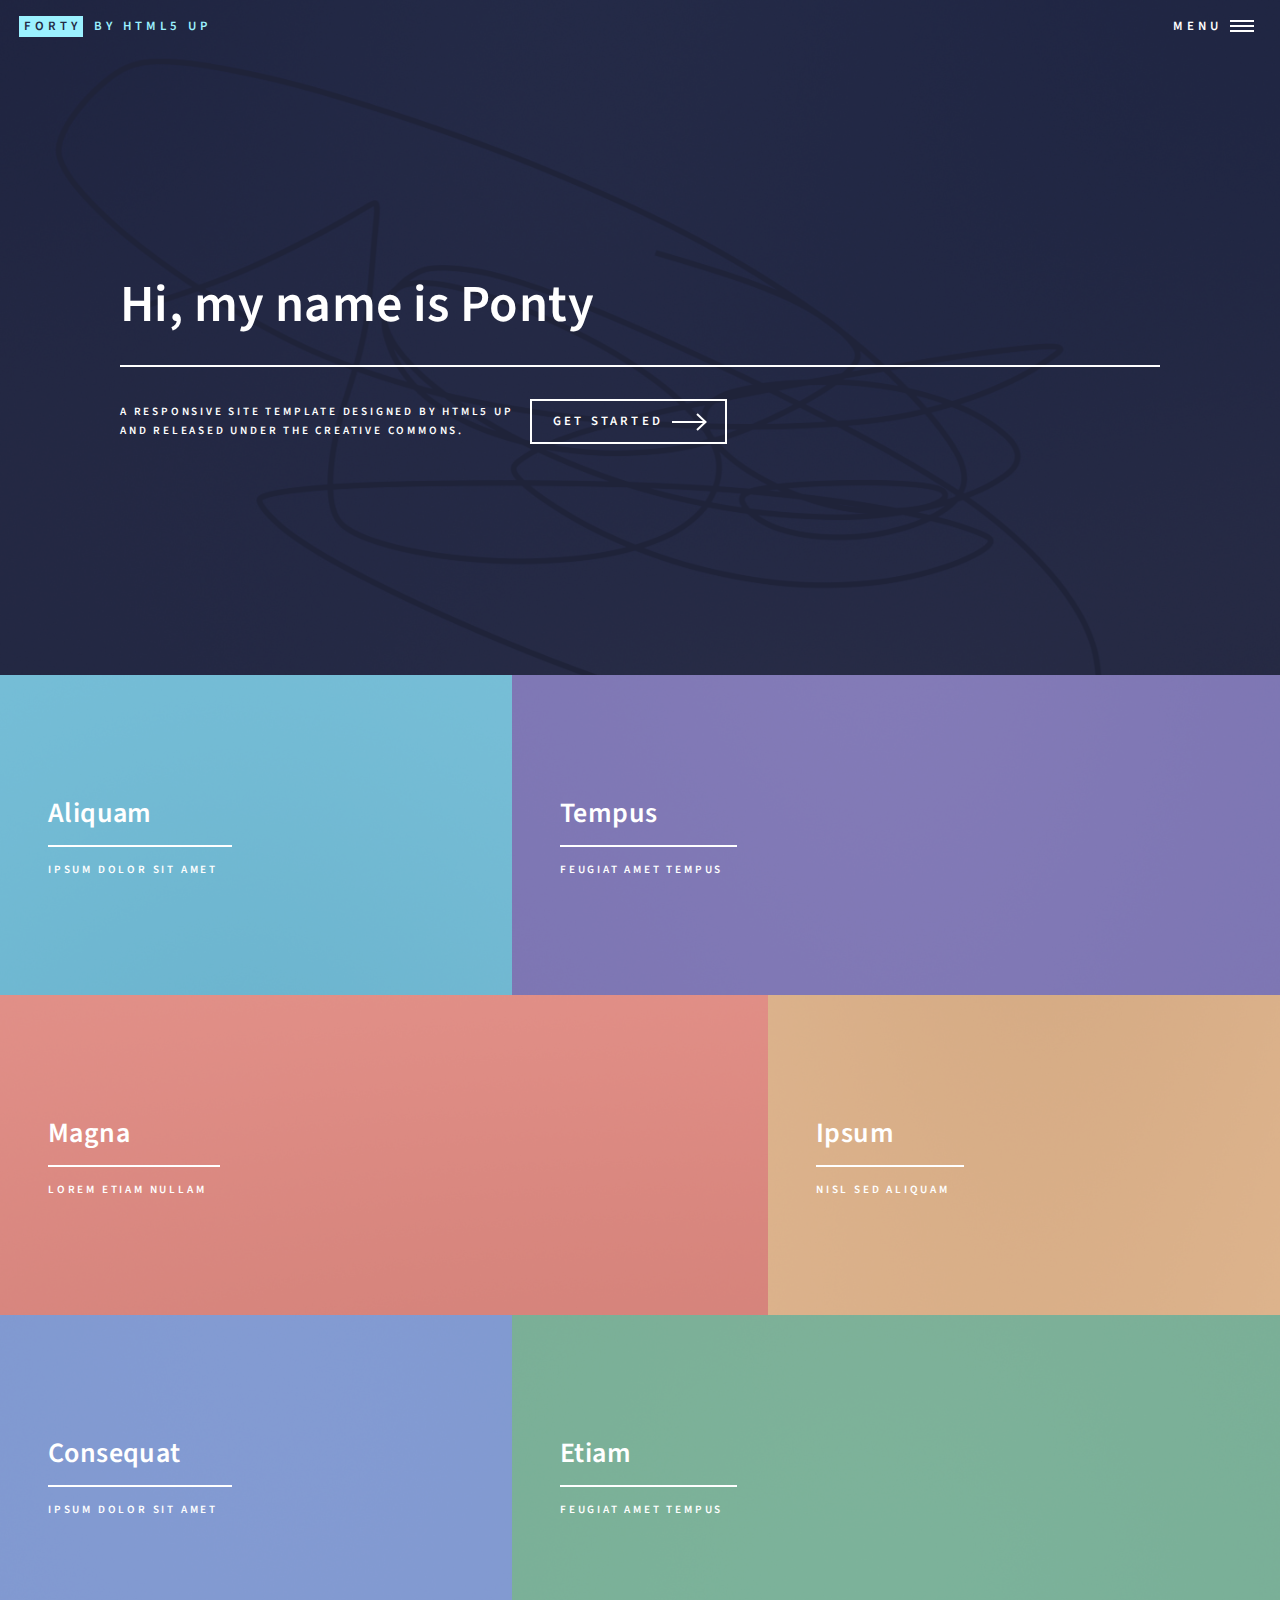
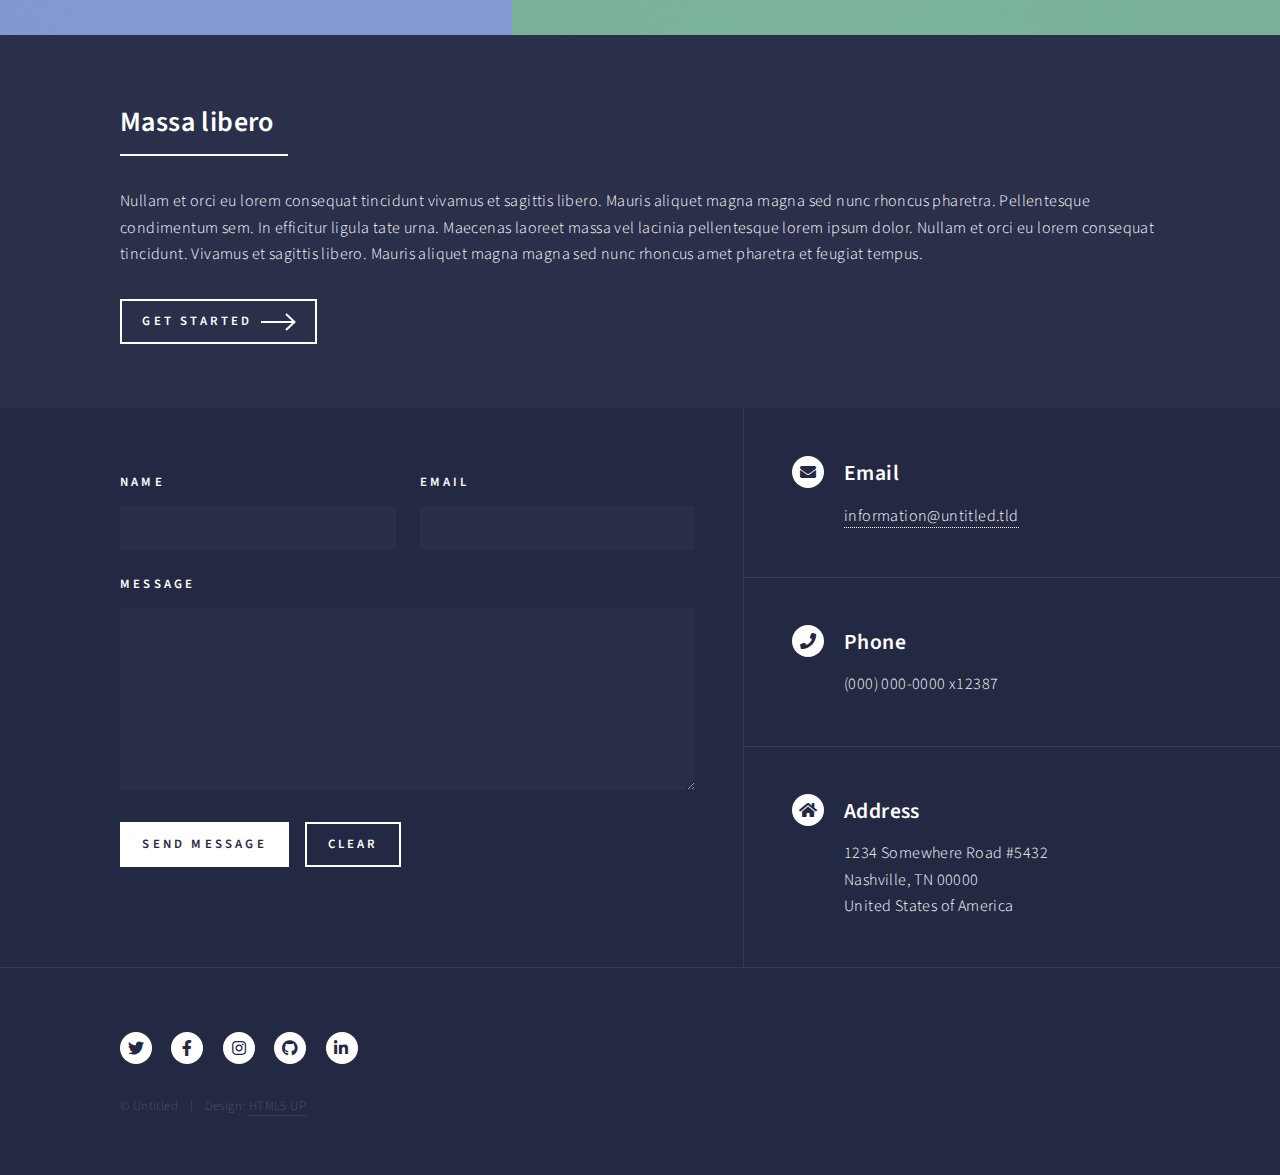
<file: index.html>
<!DOCTYPE HTML>
<!--
	Forty by HTML5 UP
	html5up.net | @ajlkn
	Free for personal and commercial use under the CCA 3.0 license (html5up.net/license)
-->
<html>
	<head>
		<title>Forty by HTML5 UP</title>
		<meta charset="utf-8" />
		<meta name="viewport" content="width=device-width, initial-scale=1, user-scalable=no" />
		<link rel="stylesheet" href="assets/css/main.css" />
		<noscript><link rel="stylesheet" href="assets/css/noscript.css" /></noscript>
	</head>
	<body class="is-preload">

		<!-- Wrapper -->
			<div id="wrapper">

				<!-- Header -->
					<header id="header" class="alt">
						<a href="index.html" class="logo"><strong>Forty</strong> <span>by HTML5 UP</span></a>
						<nav>
							<a href="#menu">Menu</a>
						</nav>
					</header>

				<!-- Menu -->
					<nav id="menu">
						<ul class="links">
							<li><a href="index.html">Home</a></li>
							<li><a href="landing.html">Landing</a></li>
							<li><a href="generic.html">Generic</a></li>
							<li><a href="elements.html">Elements</a></li>
						</ul>
						<ul class="actions stacked">
							<li><a href="#" class="button primary fit">Get Started</a></li>
							<li><a href="#" class="button fit">Log In</a></li>
						</ul>
					</nav>

				<!-- Banner -->
					<section id="banner" class="major">
						<div class="inner">
							<header class="major">
								<h1>Hi, my name is Ponty</h1>
							</header>
							<div class="content">
								<p>A responsive site template designed by HTML5 UP<br />
								and released under the Creative Commons.</p>
								<ul class="actions">
									<li><a href="#one" class="button next scrolly">Get Started</a></li>
								</ul>
							</div>
						</div>
					</section>

				<!-- Main -->
					<div id="main">

						<!-- One -->
							<section id="one" class="tiles">
								<article>
									<span class="image">
										<img src="images/pic01.jpg" alt="" />
									</span>
									<header class="major">
										<h3><a href="landing.html" class="link">Aliquam</a></h3>
										<p>Ipsum dolor sit amet</p>
									</header>
								</article>
								<article>
									<span class="image">
										<img src="images/pic02.jpg" alt="" />
									</span>
									<header class="major">
										<h3><a href="landing.html" class="link">Tempus</a></h3>
										<p>feugiat amet tempus</p>
									</header>
								</article>
								<article>
									<span class="image">
										<img src="images/pic03.jpg" alt="" />
									</span>
									<header class="major">
										<h3><a href="landing.html" class="link">Magna</a></h3>
										<p>Lorem etiam nullam</p>
									</header>
								</article>
								<article>
									<span class="image">
										<img src="images/pic04.jpg" alt="" />
									</span>
									<header class="major">
										<h3><a href="landing.html" class="link">Ipsum</a></h3>
										<p>Nisl sed aliquam</p>
									</header>
								</article>
								<article>
									<span class="image">
										<img src="images/pic05.jpg" alt="" />
									</span>
									<header class="major">
										<h3><a href="landing.html" class="link">Consequat</a></h3>
										<p>Ipsum dolor sit amet</p>
									</header>
								</article>
								<article>
									<span class="image">
										<img src="images/pic06.jpg" alt="" />
									</span>
									<header class="major">
										<h3><a href="landing.html" class="link">Etiam</a></h3>
										<p>Feugiat amet tempus</p>
									</header>
								</article>
							</section>

						<!-- Two -->
							<section id="two">
								<div class="inner">
									<header class="major">
										<h2>Massa libero</h2>
									</header>
									<p>Nullam et orci eu lorem consequat tincidunt vivamus et sagittis libero. Mauris aliquet magna magna sed nunc rhoncus pharetra. Pellentesque condimentum sem. In efficitur ligula tate urna. Maecenas laoreet massa vel lacinia pellentesque lorem ipsum dolor. Nullam et orci eu lorem consequat tincidunt. Vivamus et sagittis libero. Mauris aliquet magna magna sed nunc rhoncus amet pharetra et feugiat tempus.</p>
									<ul class="actions">
										<li><a href="landing.html" class="button next">Get Started</a></li>
									</ul>
								</div>
							</section>

					</div>

				<!-- Contact -->
					<section id="contact">
						<div class="inner">
							<section>
								<form method="post" action="#">
									<div class="fields">
										<div class="field half">
											<label for="name">Name</label>
											<input type="text" name="name" id="name" />
										</div>
										<div class="field half">
											<label for="email">Email</label>
											<input type="text" name="email" id="email" />
										</div>
										<div class="field">
											<label for="message">Message</label>
											<textarea name="message" id="message" rows="6"></textarea>
										</div>
									</div>
									<ul class="actions">
										<li><input type="submit" value="Send Message" class="primary" /></li>
										<li><input type="reset" value="Clear" /></li>
									</ul>
								</form>
							</section>
							<section class="split">
								<section>
									<div class="contact-method">
										<span class="icon solid alt fa-envelope"></span>
										<h3>Email</h3>
										<a href="#">information@untitled.tld</a>
									</div>
								</section>
								<section>
									<div class="contact-method">
										<span class="icon solid alt fa-phone"></span>
										<h3>Phone</h3>
										<span>(000) 000-0000 x12387</span>
									</div>
								</section>
								<section>
									<div class="contact-method">
										<span class="icon solid alt fa-home"></span>
										<h3>Address</h3>
										<span>1234 Somewhere Road #5432<br />
										Nashville, TN 00000<br />
										United States of America</span>
									</div>
								</section>
							</section>
						</div>
					</section>

				<!-- Footer -->
					<footer id="footer">
						<div class="inner">
							<ul class="icons">
								<li><a href="#" class="icon brands alt fa-twitter"><span class="label">Twitter</span></a></li>
								<li><a href="#" class="icon brands alt fa-facebook-f"><span class="label">Facebook</span></a></li>
								<li><a href="#" class="icon brands alt fa-instagram"><span class="label">Instagram</span></a></li>
								<li><a href="#" class="icon brands alt fa-github"><span class="label">GitHub</span></a></li>
								<li><a href="#" class="icon brands alt fa-linkedin-in"><span class="label">LinkedIn</span></a></li>
							</ul>
							<ul class="copyright">
								<li>&copy; Untitled</li><li>Design: <a href="https://html5up.net">HTML5 UP</a></li>
							</ul>
						</div>
					</footer>

			</div>

		<!-- Scripts -->
			<script src="assets/js/jquery.min.js"></script>
			<script src="assets/js/jquery.scrolly.min.js"></script>
			<script src="assets/js/jquery.scrollex.min.js"></script>
			<script src="assets/js/browser.min.js"></script>
			<script src="assets/js/breakpoints.min.js"></script>
			<script src="assets/js/util.js"></script>
			<script src="assets/js/main.js"></script>

	</body>
</html>
</file>
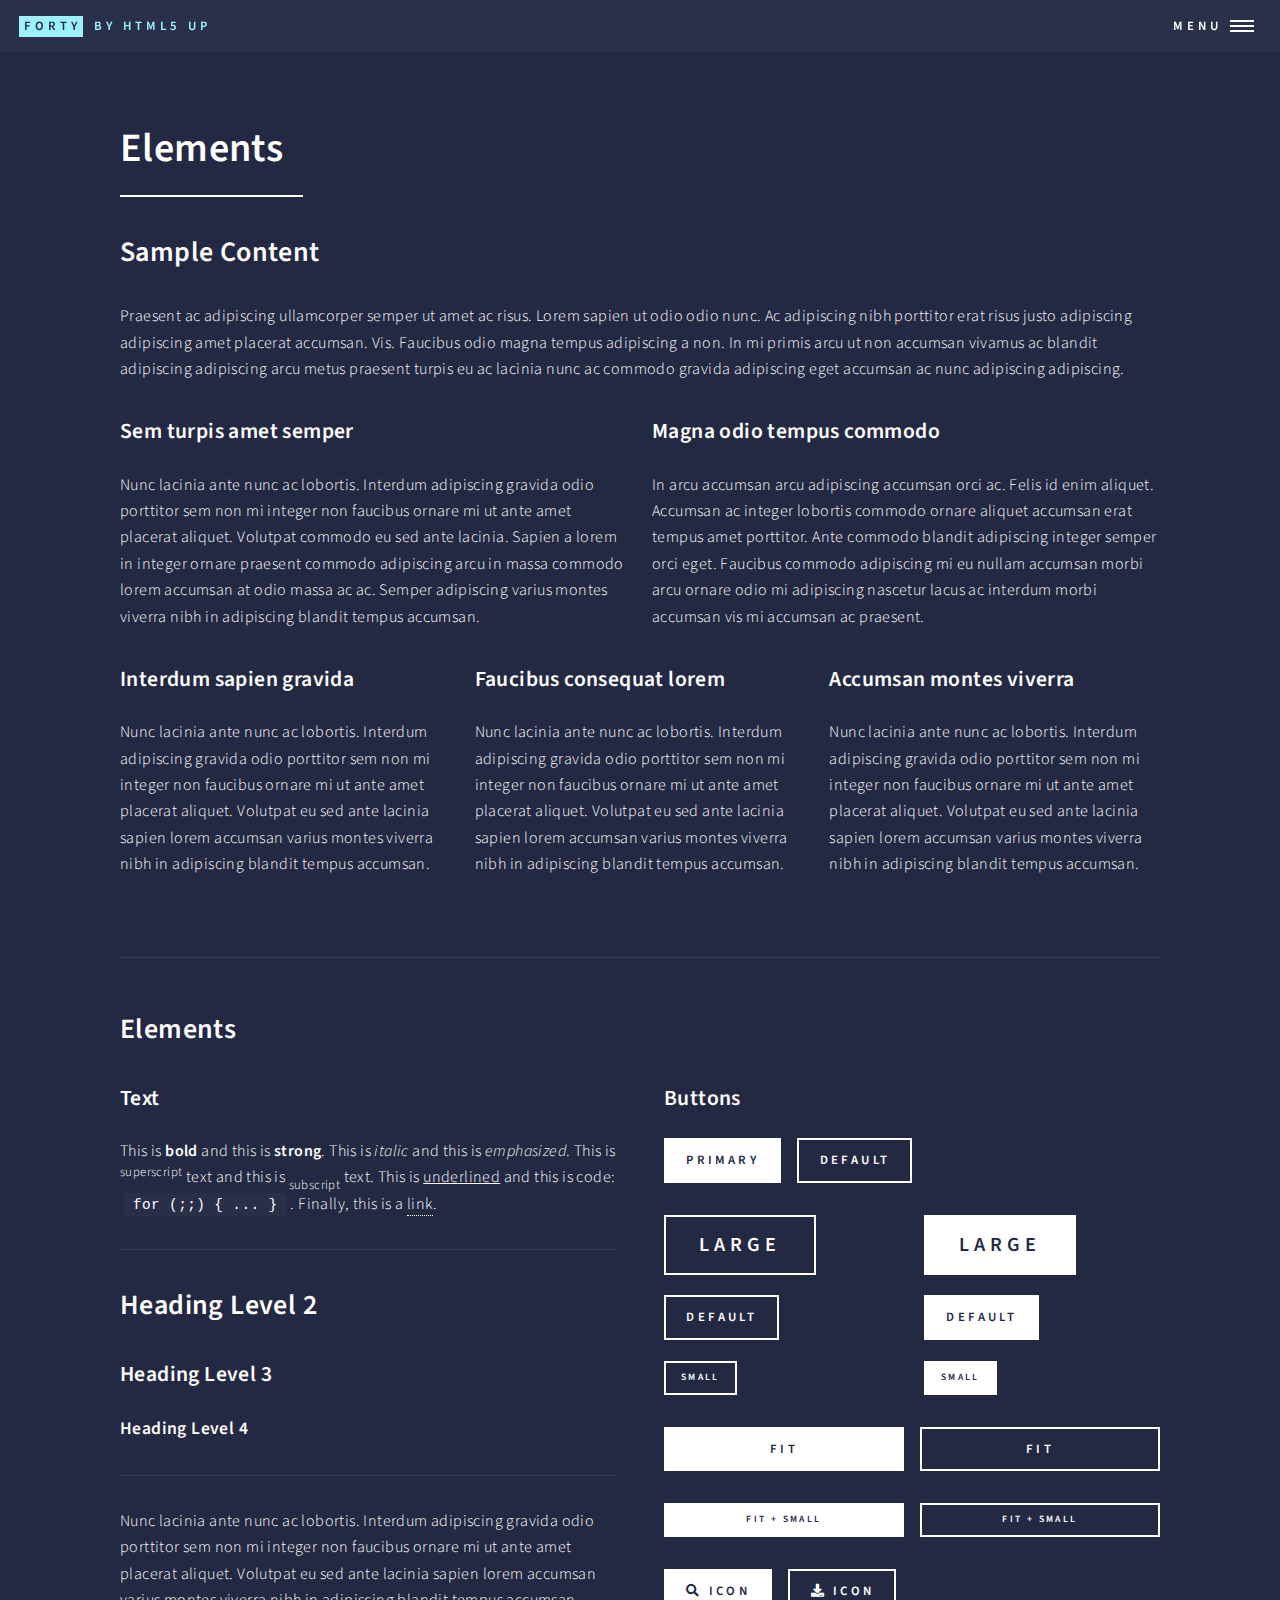
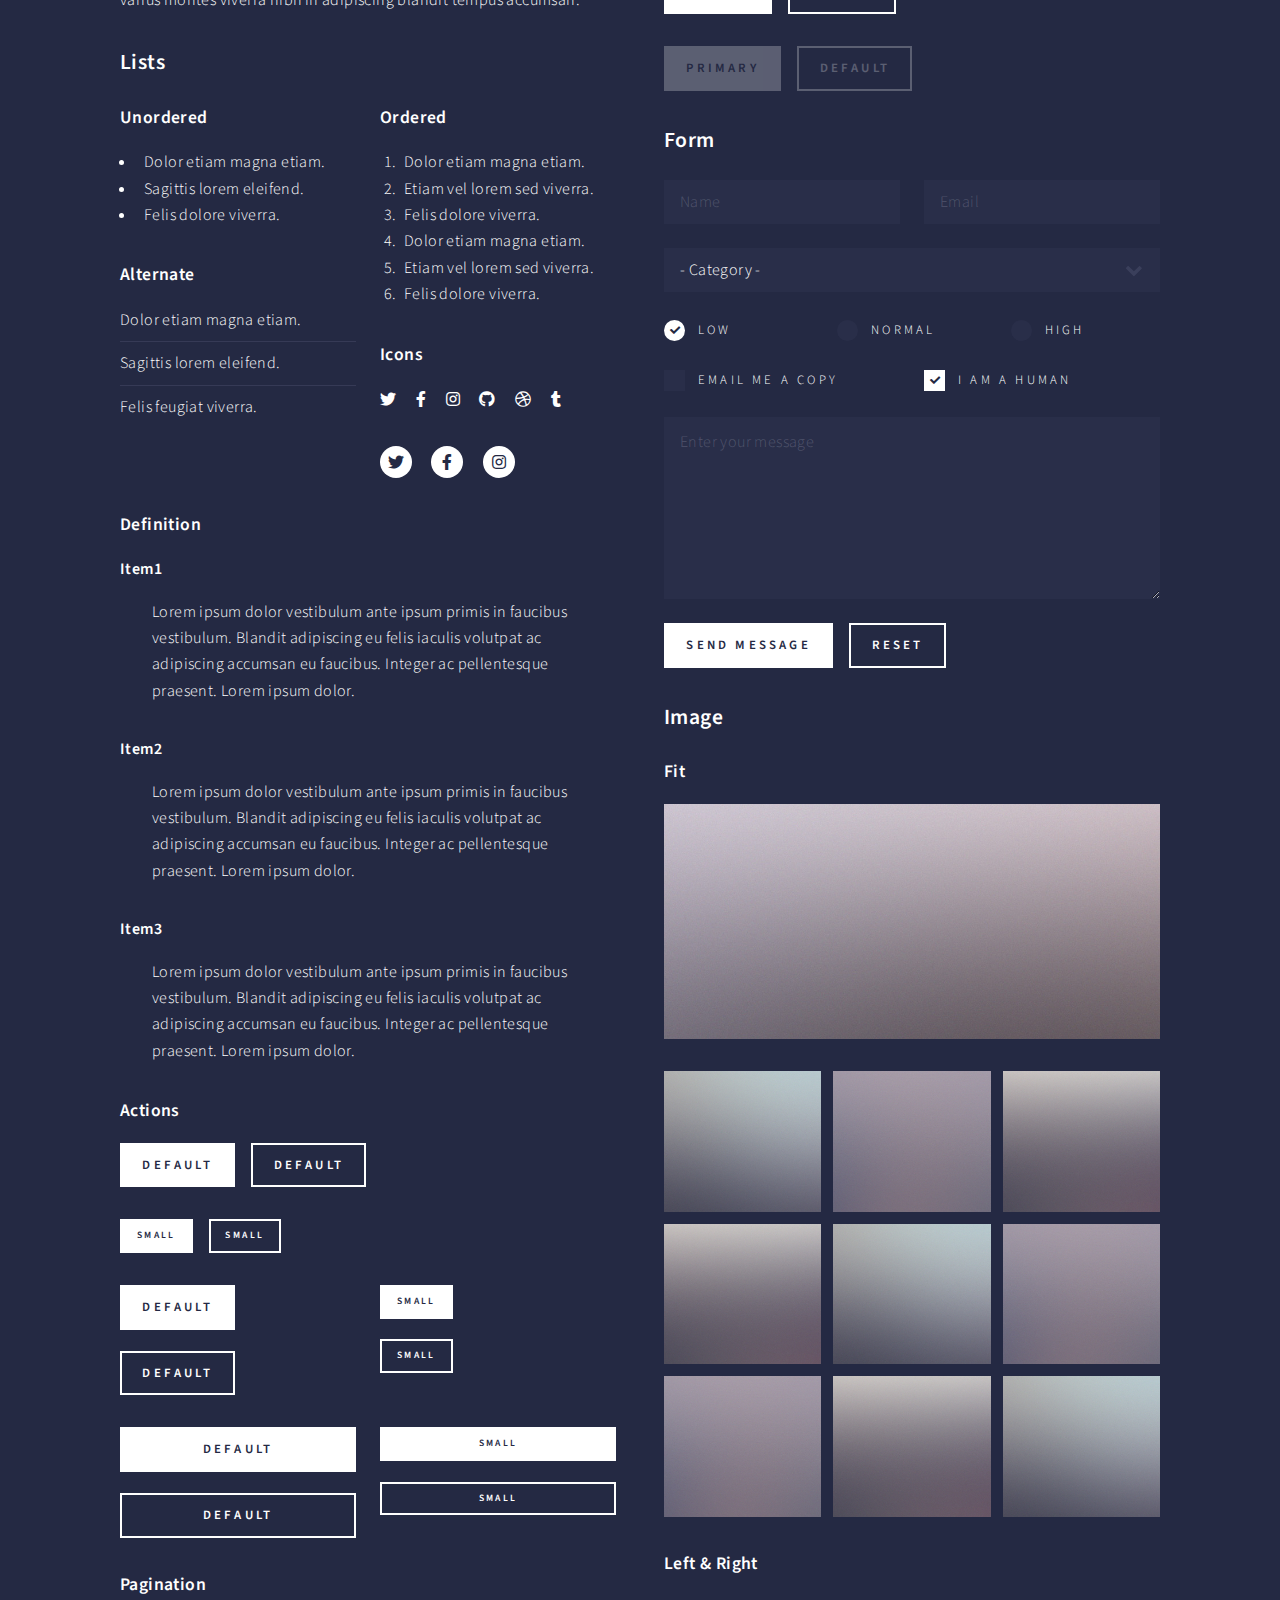
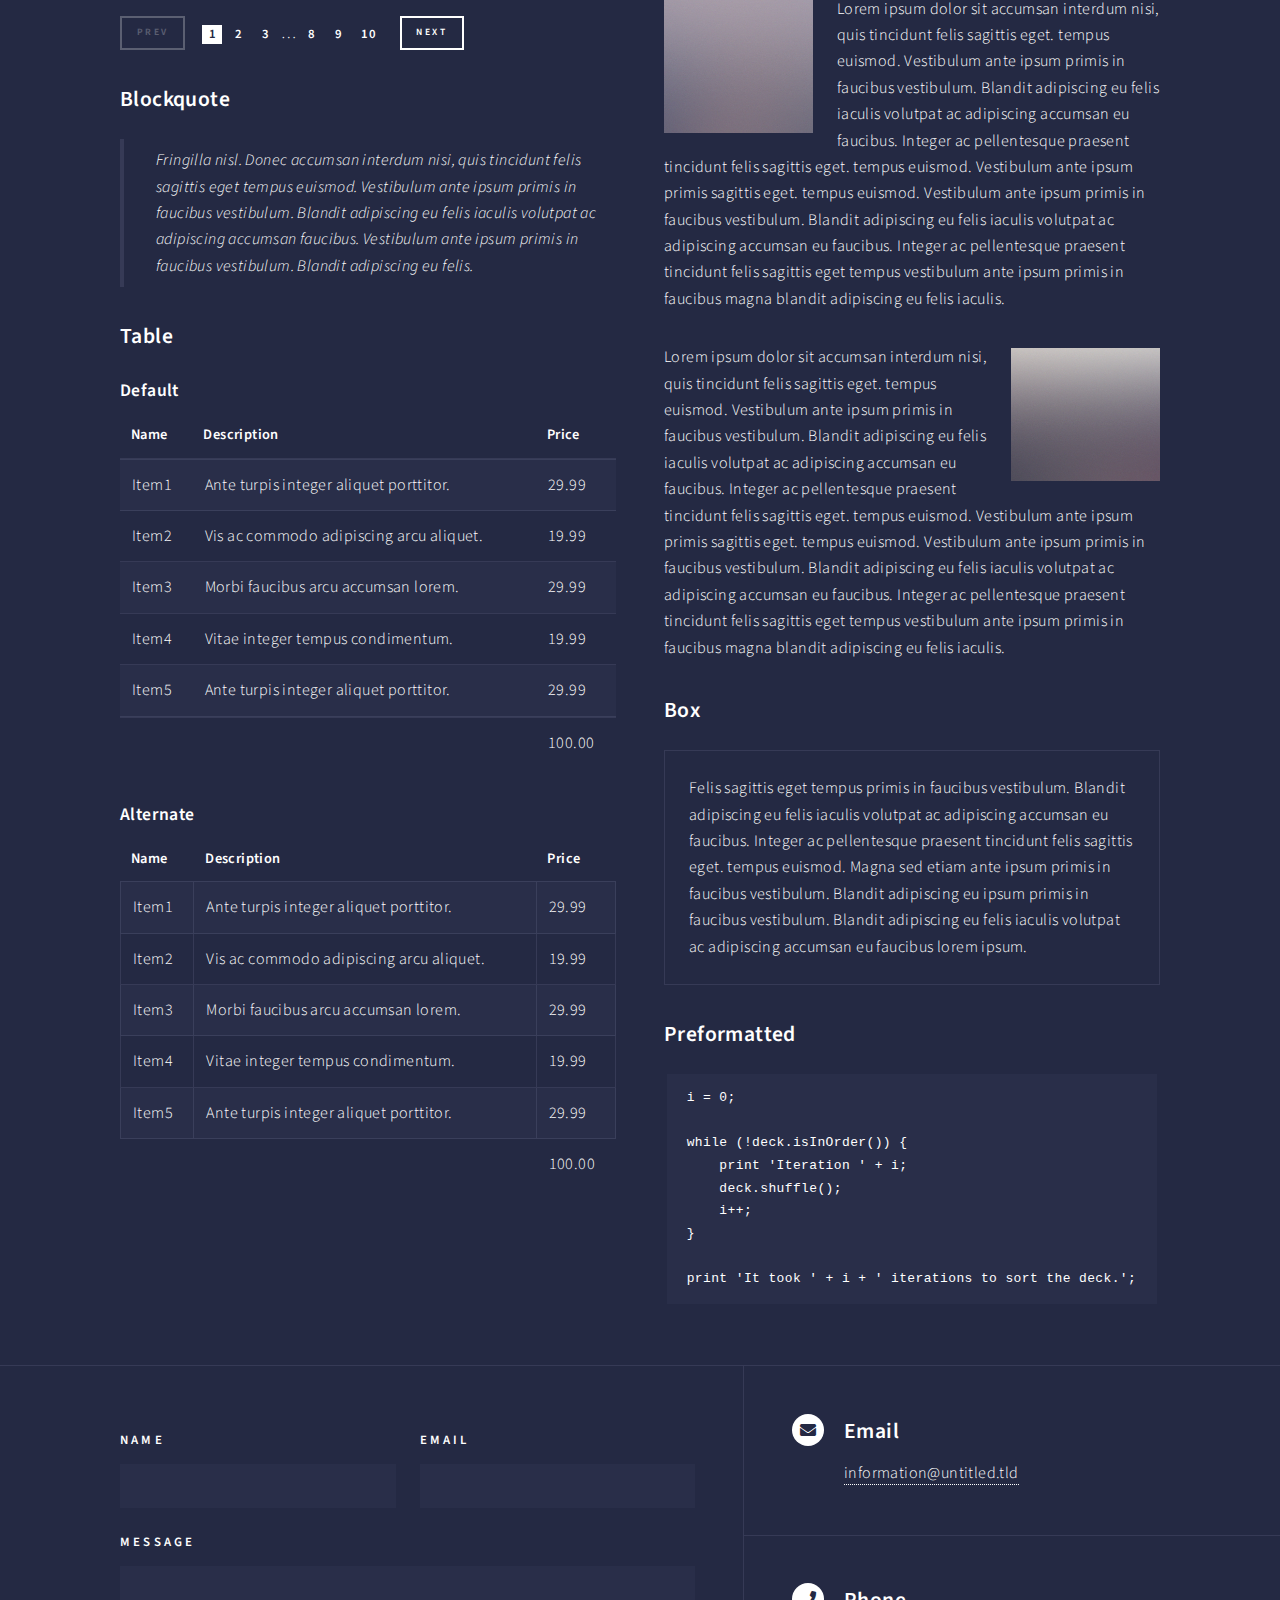
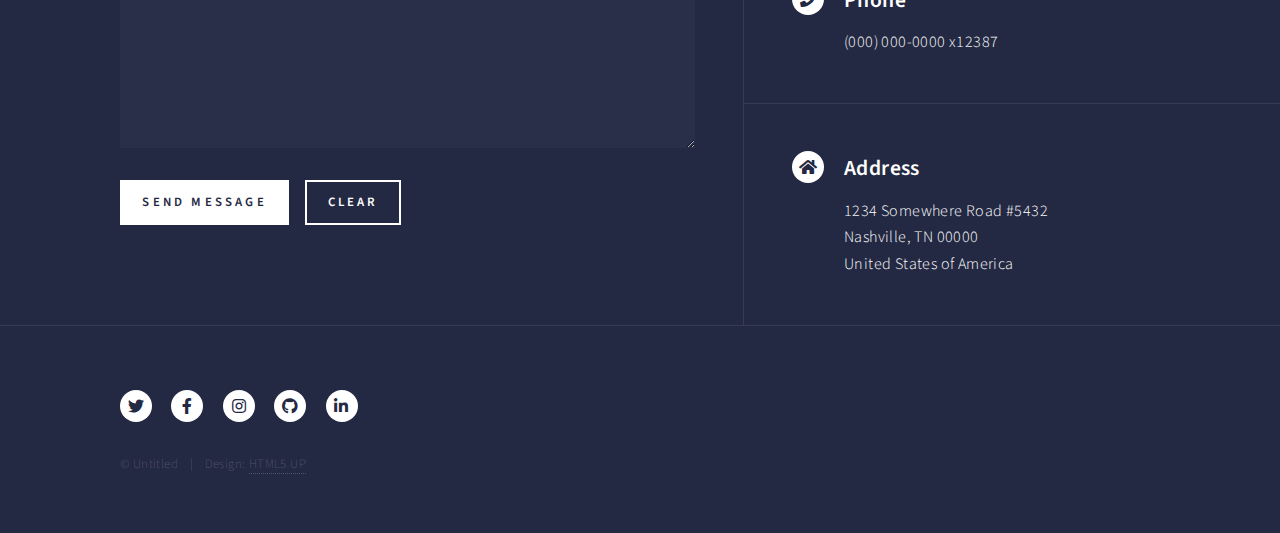
<file: elements.html>
<!DOCTYPE HTML>
<!--
	Forty by HTML5 UP
	html5up.net | @ajlkn
	Free for personal and commercial use under the CCA 3.0 license (html5up.net/license)
-->
<html>
	<head>
		<title>Elements - Forty by HTML5 UP</title>
		<meta charset="utf-8" />
		<meta name="viewport" content="width=device-width, initial-scale=1, user-scalable=no" />
		<link rel="stylesheet" href="assets/css/main.css" />
		<noscript><link rel="stylesheet" href="assets/css/noscript.css" /></noscript>
	</head>
	<body class="is-preload">

		<!-- Wrapper -->
			<div id="wrapper">

				<!-- Header -->
					<header id="header">
						<a href="index.html" class="logo"><strong>Forty</strong> <span>by HTML5 UP</span></a>
						<nav>
							<a href="#menu">Menu</a>
						</nav>
					</header>

				<!-- Menu -->
					<nav id="menu">
						<ul class="links">
							<li><a href="index.html">Home</a></li>
							<li><a href="landing.html">Landing</a></li>
							<li><a href="generic.html">Generic</a></li>
							<li><a href="elements.html">Elements</a></li>
						</ul>
						<ul class="actions stacked">
							<li><a href="#" class="button primary fit">Get Started</a></li>
							<li><a href="#" class="button fit">Log In</a></li>
						</ul>
					</nav>

				<!-- Main -->
					<div id="main" class="alt">

						<!-- One -->
							<section id="one">
								<div class="inner">
									<header class="major">
										<h1>Elements</h1>
									</header>

									<!-- Content -->
										<h2 id="content">Sample Content</h2>
										<p>Praesent ac adipiscing ullamcorper semper ut amet ac risus. Lorem sapien ut odio odio nunc. Ac adipiscing nibh porttitor erat risus justo adipiscing adipiscing amet placerat accumsan. Vis. Faucibus odio magna tempus adipiscing a non. In mi primis arcu ut non accumsan vivamus ac blandit adipiscing adipiscing arcu metus praesent turpis eu ac lacinia nunc ac commodo gravida adipiscing eget accumsan ac nunc adipiscing adipiscing.</p>
										<div class="row">
											<div class="col-6 col-12-small">
												<h3>Sem turpis amet semper</h3>
												<p>Nunc lacinia ante nunc ac lobortis. Interdum adipiscing gravida odio porttitor sem non mi integer non faucibus ornare mi ut ante amet placerat aliquet. Volutpat commodo eu sed ante lacinia. Sapien a lorem in integer ornare praesent commodo adipiscing arcu in massa commodo lorem accumsan at odio massa ac ac. Semper adipiscing varius montes viverra nibh in adipiscing blandit tempus accumsan.</p>
											</div>
											<div class="col-6 col-12-small">
												<h3>Magna odio tempus commodo</h3>
												<p>In arcu accumsan arcu adipiscing accumsan orci ac. Felis id enim aliquet. Accumsan ac integer lobortis commodo ornare aliquet accumsan erat tempus amet porttitor. Ante commodo blandit adipiscing integer semper orci eget. Faucibus commodo adipiscing mi eu nullam accumsan morbi arcu ornare odio mi adipiscing nascetur lacus ac interdum morbi accumsan vis mi accumsan ac praesent.</p>
											</div>
											<!-- Break -->
											<div class="col-4 col-12-medium">
												<h3>Interdum sapien gravida</h3>
												<p>Nunc lacinia ante nunc ac lobortis. Interdum adipiscing gravida odio porttitor sem non mi integer non faucibus ornare mi ut ante amet placerat aliquet. Volutpat eu sed ante lacinia sapien lorem accumsan varius montes viverra nibh in adipiscing blandit tempus accumsan.</p>
											</div>
											<div class="col-4 col-12-medium">
												<h3>Faucibus consequat lorem</h3>
												<p>Nunc lacinia ante nunc ac lobortis. Interdum adipiscing gravida odio porttitor sem non mi integer non faucibus ornare mi ut ante amet placerat aliquet. Volutpat eu sed ante lacinia sapien lorem accumsan varius montes viverra nibh in adipiscing blandit tempus accumsan.</p>
											</div>
											<div class="col-4 col-12-medium">
												<h3>Accumsan montes viverra</h3>
												<p>Nunc lacinia ante nunc ac lobortis. Interdum adipiscing gravida odio porttitor sem non mi integer non faucibus ornare mi ut ante amet placerat aliquet. Volutpat eu sed ante lacinia sapien lorem accumsan varius montes viverra nibh in adipiscing blandit tempus accumsan.</p>
											</div>
										</div>

									<hr class="major" />

									<!-- Elements -->
										<h2 id="elements">Elements</h2>
										<div class="row gtr-200">
											<div class="col-6 col-12-medium">

												<!-- Text stuff -->
													<h3>Text</h3>
													<p>This is <b>bold</b> and this is <strong>strong</strong>. This is <i>italic</i> and this is <em>emphasized</em>.
													This is <sup>superscript</sup> text and this is <sub>subscript</sub> text.
													This is <u>underlined</u> and this is code: <code>for (;;) { ... }</code>.
													Finally, this is a <a href="#">link</a>.</p>
													<hr />
													<h2>Heading Level 2</h2>
													<h3>Heading Level 3</h3>
													<h4>Heading Level 4</h4>
													<hr />
													<p>Nunc lacinia ante nunc ac lobortis. Interdum adipiscing gravida odio porttitor sem non mi integer non faucibus ornare mi ut ante amet placerat aliquet. Volutpat eu sed ante lacinia sapien lorem accumsan varius montes viverra nibh in adipiscing blandit tempus accumsan.</p>

												<!-- Lists -->
													<h3>Lists</h3>
													<div class="row">
														<div class="col-6 col-12-small">

															<h4>Unordered</h4>
															<ul>
																<li>Dolor etiam magna etiam.</li>
																<li>Sagittis lorem eleifend.</li>
																<li>Felis dolore viverra.</li>
															</ul>

															<h4>Alternate</h4>
															<ul class="alt">
																<li>Dolor etiam magna etiam.</li>
																<li>Sagittis lorem eleifend.</li>
																<li>Felis feugiat viverra.</li>
															</ul>

														</div>
														<div class="col-6 col-12-small">

															<h4>Ordered</h4>
															<ol>
																<li>Dolor etiam magna etiam.</li>
																<li>Etiam vel lorem sed viverra.</li>
																<li>Felis dolore viverra.</li>
																<li>Dolor etiam magna etiam.</li>
																<li>Etiam vel lorem sed viverra.</li>
																<li>Felis dolore viverra.</li>
															</ol>

															<h4>Icons</h4>
															<ul class="icons">
																<li><a href="#" class="icon brands fa-twitter"><span class="label">Twitter</span></a></li>
																<li><a href="#" class="icon brands fa-facebook-f"><span class="label">Facebook</span></a></li>
																<li><a href="#" class="icon brands fa-instagram"><span class="label">Instagram</span></a></li>
																<li><a href="#" class="icon brands fa-github"><span class="label">Github</span></a></li>
																<li><a href="#" class="icon brands fa-dribbble"><span class="label">Dribbble</span></a></li>
																<li><a href="#" class="icon brands fa-tumblr"><span class="label">Tumblr</span></a></li>
															</ul>
															<ul class="icons">
																<li><a href="#" class="icon brands alt fa-twitter"><span class="label">Twitter</span></a></li>
																<li><a href="#" class="icon brands alt fa-facebook-f"><span class="label">Facebook</span></a></li>
																<li><a href="#" class="icon brands alt fa-instagram"><span class="label">Instagram</span></a></li>
															</ul>

														</div>
													</div>
													<h4>Definition</h4>
													<dl>
														<dt>Item1</dt>
														<dd>
															<p>Lorem ipsum dolor vestibulum ante ipsum primis in faucibus vestibulum. Blandit adipiscing eu felis iaculis volutpat ac adipiscing accumsan eu faucibus. Integer ac pellentesque praesent. Lorem ipsum dolor.</p>
														</dd>
														<dt>Item2</dt>
														<dd>
															<p>Lorem ipsum dolor vestibulum ante ipsum primis in faucibus vestibulum. Blandit adipiscing eu felis iaculis volutpat ac adipiscing accumsan eu faucibus. Integer ac pellentesque praesent. Lorem ipsum dolor.</p>
														</dd>
														<dt>Item3</dt>
														<dd>
															<p>Lorem ipsum dolor vestibulum ante ipsum primis in faucibus vestibulum. Blandit adipiscing eu felis iaculis volutpat ac adipiscing accumsan eu faucibus. Integer ac pellentesque praesent. Lorem ipsum dolor.</p>
														</dd>
													</dl>

													<h4>Actions</h4>
													<ul class="actions">
														<li><a href="#" class="button primary">Default</a></li>
														<li><a href="#" class="button">Default</a></li>
													</ul>
													<ul class="actions small">
														<li><a href="#" class="button primary small">Small</a></li>
														<li><a href="#" class="button small">Small</a></li>
													</ul>
													<div class="row">
														<div class="col-6 col-12-small">
															<ul class="actions stacked">
																<li><a href="#" class="button primary">Default</a></li>
																<li><a href="#" class="button">Default</a></li>
															</ul>
														</div>
														<div class="col-6 col-12-small">
															<ul class="actions stacked">
																<li><a href="#" class="button primary small">Small</a></li>
																<li><a href="#" class="button small">Small</a></li>
															</ul>
														</div>
														<div class="col-6 col-12-small">
															<ul class="actions stacked">
																<li><a href="#" class="button primary fit">Default</a></li>
																<li><a href="#" class="button fit">Default</a></li>
															</ul>
														</div>
														<div class="col-6 col-12-small">
															<ul class="actions stacked">
																<li><a href="#" class="button primary small fit">Small</a></li>
																<li><a href="#" class="button small fit">Small</a></li>
															</ul>
														</div>
													</div>

													<h4>Pagination</h4>
													<ul class="pagination">
														<li><span class="button small disabled">Prev</span></li>
														<li><a href="#" class="page active">1</a></li>
														<li><a href="#" class="page">2</a></li>
														<li><a href="#" class="page">3</a></li>
														<li><span>&hellip;</span></li>
														<li><a href="#" class="page">8</a></li>
														<li><a href="#" class="page">9</a></li>
														<li><a href="#" class="page">10</a></li>
														<li><a href="#" class="button small">Next</a></li>
													</ul>

												<!-- Blockquote -->
													<h3>Blockquote</h3>
													<blockquote>Fringilla nisl. Donec accumsan interdum nisi, quis tincidunt felis sagittis eget tempus euismod. Vestibulum ante ipsum primis in faucibus vestibulum. Blandit adipiscing eu felis iaculis volutpat ac adipiscing accumsan faucibus. Vestibulum ante ipsum primis in faucibus vestibulum. Blandit adipiscing eu felis.</blockquote>

												<!-- Table -->
													<h3>Table</h3>

													<h4>Default</h4>
													<div class="table-wrapper">
														<table>
															<thead>
																<tr>
																	<th>Name</th>
																	<th>Description</th>
																	<th>Price</th>
																</tr>
															</thead>
															<tbody>
																<tr>
																	<td>Item1</td>
																	<td>Ante turpis integer aliquet porttitor.</td>
																	<td>29.99</td>
																</tr>
																<tr>
																	<td>Item2</td>
																	<td>Vis ac commodo adipiscing arcu aliquet.</td>
																	<td>19.99</td>
																</tr>
																<tr>
																	<td>Item3</td>
																	<td> Morbi faucibus arcu accumsan lorem.</td>
																	<td>29.99</td>
																</tr>
																<tr>
																	<td>Item4</td>
																	<td>Vitae integer tempus condimentum.</td>
																	<td>19.99</td>
																</tr>
																<tr>
																	<td>Item5</td>
																	<td>Ante turpis integer aliquet porttitor.</td>
																	<td>29.99</td>
																</tr>
															</tbody>
															<tfoot>
																<tr>
																	<td colspan="2"></td>
																	<td>100.00</td>
																</tr>
															</tfoot>
														</table>
													</div>

													<h4>Alternate</h4>
													<div class="table-wrapper">
														<table class="alt">
															<thead>
																<tr>
																	<th>Name</th>
																	<th>Description</th>
																	<th>Price</th>
																</tr>
															</thead>
															<tbody>
																<tr>
																	<td>Item1</td>
																	<td>Ante turpis integer aliquet porttitor.</td>
																	<td>29.99</td>
																</tr>
																<tr>
																	<td>Item2</td>
																	<td>Vis ac commodo adipiscing arcu aliquet.</td>
																	<td>19.99</td>
																</tr>
																<tr>
																	<td>Item3</td>
																	<td> Morbi faucibus arcu accumsan lorem.</td>
																	<td>29.99</td>
																</tr>
																<tr>
																	<td>Item4</td>
																	<td>Vitae integer tempus condimentum.</td>
																	<td>19.99</td>
																</tr>
																<tr>
																	<td>Item5</td>
																	<td>Ante turpis integer aliquet porttitor.</td>
																	<td>29.99</td>
																</tr>
															</tbody>
															<tfoot>
																<tr>
																	<td colspan="2"></td>
																	<td>100.00</td>
																</tr>
															</tfoot>
														</table>
													</div>

											</div>
											<div class="col-6 col-12-medium">

												<!-- Buttons -->
													<h3>Buttons</h3>
													<ul class="actions">
														<li><a href="#" class="button primary">Primary</a></li>
														<li><a href="#" class="button">Default</a></li>
													</ul>
													<div class="row">
														<div class="col-6 col-12-xsmall">
															<ul class="actions stacked">
																<li><a href="#" class="button large">Large</a></li>
																<li><a href="#" class="button">Default</a></li>
																<li><a href="#" class="button small">Small</a></li>
															</ul>
														</div>
														<div class="col-6 col-12-xsmall">
															<ul class="actions stacked">
																<li><a href="#" class="button primary large">Large</a></li>
																<li><a href="#" class="button primary">Default</a></li>
																<li><a href="#" class="button primary small">Small</a></li>
															</ul>
														</div>
													</div>
													<ul class="actions fit">
														<li><a href="#" class="button primary fit">Fit</a></li>
														<li><a href="#" class="button fit">Fit</a></li>
													</ul>
													<ul class="actions fit small">
														<li><a href="#" class="button primary fit small">Fit + Small</a></li>
														<li><a href="#" class="button fit small">Fit + Small</a></li>
													</ul>
													<ul class="actions">
														<li><a href="#" class="button primary icon solid fa-search">Icon</a></li>
														<li><a href="#" class="button icon solid fa-download">Icon</a></li>
													</ul>
													<ul class="actions">
														<li><span class="button primary disabled">Primary</span></li>
														<li><span class="button disabled">Default</span></li>
													</ul>

												<!-- Form -->
													<h3>Form</h3>

													<form method="post" action="#">
														<div class="row gtr-uniform">
															<div class="col-6 col-12-xsmall">
																<input type="text" name="demo-name" id="demo-name" value="" placeholder="Name" />
															</div>
															<div class="col-6 col-12-xsmall">
																<input type="email" name="demo-email" id="demo-email" value="" placeholder="Email" />
															</div>
															<!-- Break -->
															<div class="col-12">
																<select name="demo-category" id="demo-category">
																	<option value="">- Category -</option>
																	<option value="1">Manufacturing</option>
																	<option value="1">Shipping</option>
																	<option value="1">Administration</option>
																	<option value="1">Human Resources</option>
																</select>
															</div>
															<!-- Break -->
															<div class="col-4 col-12-small">
																<input type="radio" id="demo-priority-low" name="demo-priority" checked>
																<label for="demo-priority-low">Low</label>
															</div>
															<div class="col-4 col-12-small">
																<input type="radio" id="demo-priority-normal" name="demo-priority">
																<label for="demo-priority-normal">Normal</label>
															</div>
															<div class="col-4 col-12-small">
																<input type="radio" id="demo-priority-high" name="demo-priority">
																<label for="demo-priority-high">High</label>
															</div>
															<!-- Break -->
															<div class="col-6 col-12-small">
																<input type="checkbox" id="demo-copy" name="demo-copy">
																<label for="demo-copy">Email me a copy</label>
															</div>
															<div class="col-6 col-12-small">
																<input type="checkbox" id="demo-human" name="demo-human" checked>
																<label for="demo-human">I am a human</label>
															</div>
															<!-- Break -->
															<div class="col-12">
																<textarea name="demo-message" id="demo-message" placeholder="Enter your message" rows="6"></textarea>
															</div>
															<!-- Break -->
															<div class="col-12">
																<ul class="actions">
																	<li><input type="submit" value="Send Message" class="primary" /></li>
																	<li><input type="reset" value="Reset" /></li>
																</ul>
															</div>
														</div>
													</form>

												<!-- Image -->
													<h3>Image</h3>

													<h4>Fit</h4>
													<span class="image fit"><img src="images/pic03.jpg" alt="" /></span>
													<div class="box alt">
														<div class="row gtr-50 gtr-uniform">
															<div class="col-4"><span class="image fit"><img src="images/pic08.jpg" alt="" /></span></div>
															<div class="col-4"><span class="image fit"><img src="images/pic09.jpg" alt="" /></span></div>
															<div class="col-4"><span class="image fit"><img src="images/pic10.jpg" alt="" /></span></div>
															<!-- Break -->
															<div class="col-4"><span class="image fit"><img src="images/pic10.jpg" alt="" /></span></div>
															<div class="col-4"><span class="image fit"><img src="images/pic08.jpg" alt="" /></span></div>
															<div class="col-4"><span class="image fit"><img src="images/pic09.jpg" alt="" /></span></div>
															<!-- Break -->
															<div class="col-4"><span class="image fit"><img src="images/pic09.jpg" alt="" /></span></div>
															<div class="col-4"><span class="image fit"><img src="images/pic10.jpg" alt="" /></span></div>
															<div class="col-4"><span class="image fit"><img src="images/pic08.jpg" alt="" /></span></div>
														</div>
													</div>

													<h4>Left &amp; Right</h4>
													<p><span class="image left"><img src="images/pic09.jpg" alt="" /></span>Lorem ipsum dolor sit accumsan interdum nisi, quis tincidunt felis sagittis eget. tempus euismod. Vestibulum ante ipsum primis in faucibus vestibulum. Blandit adipiscing eu felis iaculis volutpat ac adipiscing accumsan eu faucibus. Integer ac pellentesque praesent tincidunt felis sagittis eget. tempus euismod. Vestibulum ante ipsum primis sagittis eget. tempus euismod. Vestibulum ante ipsum primis in faucibus vestibulum. Blandit adipiscing eu felis iaculis volutpat ac adipiscing accumsan eu faucibus. Integer ac pellentesque praesent tincidunt felis sagittis eget tempus vestibulum ante ipsum primis in faucibus magna blandit adipiscing eu felis iaculis.</p>
													<p><span class="image right"><img src="images/pic10.jpg" alt="" /></span>Lorem ipsum dolor sit accumsan interdum nisi, quis tincidunt felis sagittis eget. tempus euismod. Vestibulum ante ipsum primis in faucibus vestibulum. Blandit adipiscing eu felis iaculis volutpat ac adipiscing accumsan eu faucibus. Integer ac pellentesque praesent tincidunt felis sagittis eget. tempus euismod. Vestibulum ante ipsum primis sagittis eget. tempus euismod. Vestibulum ante ipsum primis in faucibus vestibulum. Blandit adipiscing eu felis iaculis volutpat ac adipiscing accumsan eu faucibus. Integer ac pellentesque praesent tincidunt felis sagittis eget tempus vestibulum ante ipsum primis in faucibus magna blandit adipiscing eu felis iaculis.</p>

												<!-- Box -->
													<h3>Box</h3>
													<div class="box">
														<p>Felis sagittis eget tempus primis in faucibus vestibulum. Blandit adipiscing eu felis iaculis volutpat ac adipiscing accumsan eu faucibus. Integer ac pellentesque praesent tincidunt felis sagittis eget. tempus euismod. Magna sed etiam ante ipsum primis in faucibus vestibulum. Blandit adipiscing eu ipsum primis in faucibus vestibulum. Blandit adipiscing eu felis iaculis volutpat ac adipiscing accumsan eu faucibus lorem ipsum.</p>
													</div>

												<!-- Preformatted Code -->
													<h3>Preformatted</h3>
													<pre><code>i = 0;

while (!deck.isInOrder()) {
    print 'Iteration ' + i;
    deck.shuffle();
    i++;
}

print 'It took ' + i + ' iterations to sort the deck.';
</code></pre>

											</div>
										</div>

								</div>
							</section>

					</div>

				<!-- Contact -->
					<section id="contact">
						<div class="inner">
							<section>
								<form method="post" action="#">
									<div class="fields">
										<div class="field half">
											<label for="name">Name</label>
											<input type="text" name="name" id="name" />
										</div>
										<div class="field half">
											<label for="email">Email</label>
											<input type="text" name="email" id="email" />
										</div>
										<div class="field">
											<label for="message">Message</label>
											<textarea name="message" id="message" rows="6"></textarea>
										</div>
									</div>
									<ul class="actions">
										<li><input type="submit" value="Send Message" class="primary" /></li>
										<li><input type="reset" value="Clear" /></li>
									</ul>
								</form>
							</section>
							<section class="split">
								<section>
									<div class="contact-method">
										<span class="icon solid alt fa-envelope"></span>
										<h3>Email</h3>
										<a href="#">information@untitled.tld</a>
									</div>
								</section>
								<section>
									<div class="contact-method">
										<span class="icon solid alt fa-phone"></span>
										<h3>Phone</h3>
										<span>(000) 000-0000 x12387</span>
									</div>
								</section>
								<section>
									<div class="contact-method">
										<span class="icon solid alt fa-home"></span>
										<h3>Address</h3>
										<span>1234 Somewhere Road #5432<br />
										Nashville, TN 00000<br />
										United States of America</span>
									</div>
								</section>
							</section>
						</div>
					</section>

				<!-- Footer -->
					<footer id="footer">
						<div class="inner">
							<ul class="icons">
								<li><a href="#" class="icon brands alt fa-twitter"><span class="label">Twitter</span></a></li>
								<li><a href="#" class="icon brands alt fa-facebook-f"><span class="label">Facebook</span></a></li>
								<li><a href="#" class="icon brands alt fa-instagram"><span class="label">Instagram</span></a></li>
								<li><a href="#" class="icon brands alt fa-github"><span class="label">GitHub</span></a></li>
								<li><a href="#" class="icon brands alt fa-linkedin-in"><span class="label">LinkedIn</span></a></li>
							</ul>
							<ul class="copyright">
								<li>&copy; Untitled</li><li>Design: <a href="https://html5up.net">HTML5 UP</a></li>
							</ul>
						</div>
					</footer>

			</div>

		<!-- Scripts -->
			<script src="assets/js/jquery.min.js"></script>
			<script src="assets/js/jquery.scrolly.min.js"></script>
			<script src="assets/js/jquery.scrollex.min.js"></script>
			<script src="assets/js/browser.min.js"></script>
			<script src="assets/js/breakpoints.min.js"></script>
			<script src="assets/js/util.js"></script>
			<script src="assets/js/main.js"></script>

	</body>
</html>
</file>
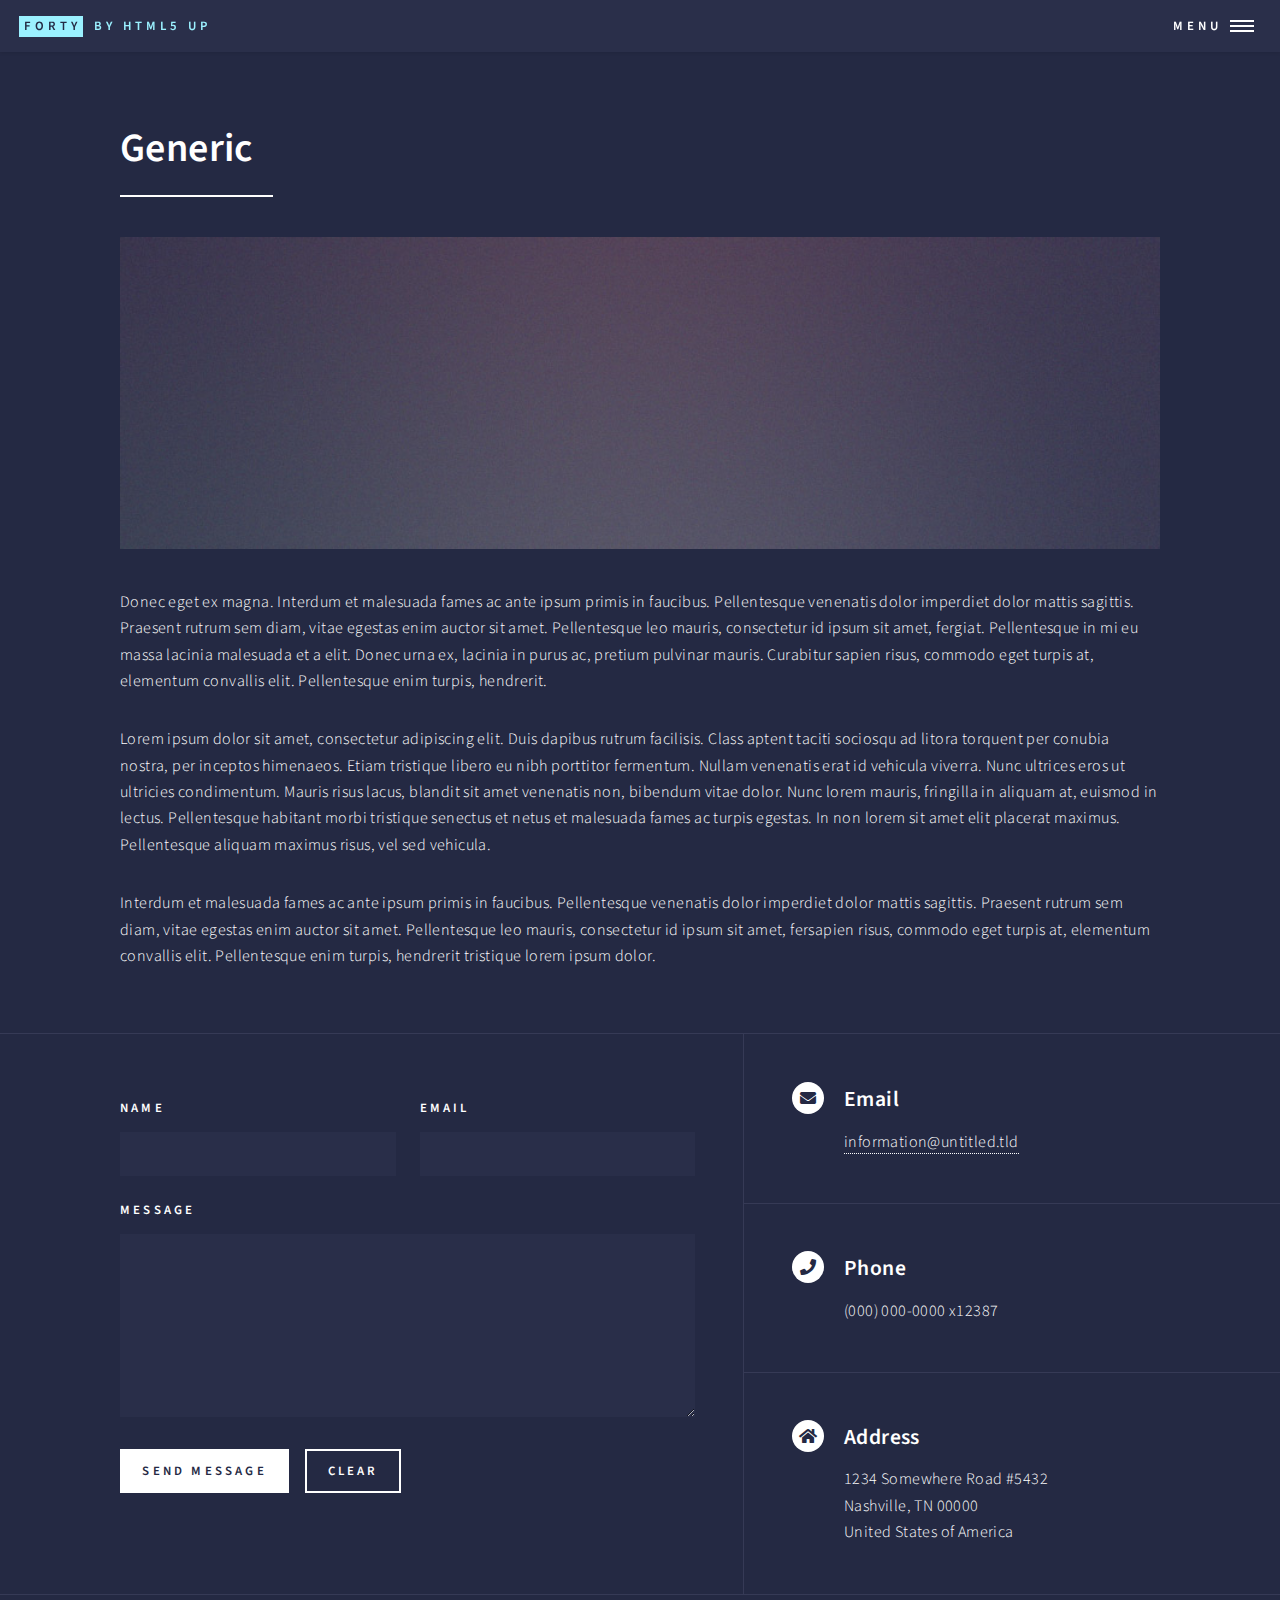
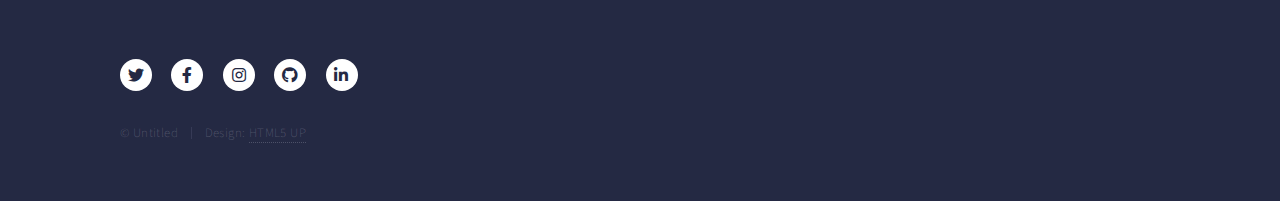
<file: generic.html>
<!DOCTYPE HTML>
<!--
	Forty by HTML5 UP
	html5up.net | @ajlkn
	Free for personal and commercial use under the CCA 3.0 license (html5up.net/license)
-->
<html>
	<head>
		<title>Generic - Forty by HTML5 UP</title>
		<meta charset="utf-8" />
		<meta name="viewport" content="width=device-width, initial-scale=1, user-scalable=no" />
		<link rel="stylesheet" href="assets/css/main.css" />
		<noscript><link rel="stylesheet" href="assets/css/noscript.css" /></noscript>
	</head>
	<body class="is-preload">

		<!-- Wrapper -->
			<div id="wrapper">

				<!-- Header -->
					<header id="header">
						<a href="index.html" class="logo"><strong>Forty</strong> <span>by HTML5 UP</span></a>
						<nav>
							<a href="#menu">Menu</a>
						</nav>
					</header>

				<!-- Menu -->
					<nav id="menu">
						<ul class="links">
							<li><a href="index.html">Home</a></li>
							<li><a href="landing.html">Landing</a></li>
							<li><a href="generic.html">Generic</a></li>
							<li><a href="elements.html">Elements</a></li>
						</ul>
						<ul class="actions stacked">
							<li><a href="#" class="button primary fit">Get Started</a></li>
							<li><a href="#" class="button fit">Log In</a></li>
						</ul>
					</nav>

				<!-- Main -->
					<div id="main" class="alt">

						<!-- One -->
							<section id="one">
								<div class="inner">
									<header class="major">
										<h1>Generic</h1>
									</header>
									<span class="image main"><img src="images/pic11.jpg" alt="" /></span>
									<p>Donec eget ex magna. Interdum et malesuada fames ac ante ipsum primis in faucibus. Pellentesque venenatis dolor imperdiet dolor mattis sagittis. Praesent rutrum sem diam, vitae egestas enim auctor sit amet. Pellentesque leo mauris, consectetur id ipsum sit amet, fergiat. Pellentesque in mi eu massa lacinia malesuada et a elit. Donec urna ex, lacinia in purus ac, pretium pulvinar mauris. Curabitur sapien risus, commodo eget turpis at, elementum convallis elit. Pellentesque enim turpis, hendrerit.</p>
									<p>Lorem ipsum dolor sit amet, consectetur adipiscing elit. Duis dapibus rutrum facilisis. Class aptent taciti sociosqu ad litora torquent per conubia nostra, per inceptos himenaeos. Etiam tristique libero eu nibh porttitor fermentum. Nullam venenatis erat id vehicula viverra. Nunc ultrices eros ut ultricies condimentum. Mauris risus lacus, blandit sit amet venenatis non, bibendum vitae dolor. Nunc lorem mauris, fringilla in aliquam at, euismod in lectus. Pellentesque habitant morbi tristique senectus et netus et malesuada fames ac turpis egestas. In non lorem sit amet elit placerat maximus. Pellentesque aliquam maximus risus, vel sed vehicula.</p>
									<p>Interdum et malesuada fames ac ante ipsum primis in faucibus. Pellentesque venenatis dolor imperdiet dolor mattis sagittis. Praesent rutrum sem diam, vitae egestas enim auctor sit amet. Pellentesque leo mauris, consectetur id ipsum sit amet, fersapien risus, commodo eget turpis at, elementum convallis elit. Pellentesque enim turpis, hendrerit tristique lorem ipsum dolor.</p>
								</div>
							</section>

					</div>

				<!-- Contact -->
					<section id="contact">
						<div class="inner">
							<section>
								<form method="post" action="#">
									<div class="fields">
										<div class="field half">
											<label for="name">Name</label>
											<input type="text" name="name" id="name" />
										</div>
										<div class="field half">
											<label for="email">Email</label>
											<input type="text" name="email" id="email" />
										</div>
										<div class="field">
											<label for="message">Message</label>
											<textarea name="message" id="message" rows="6"></textarea>
										</div>
									</div>
									<ul class="actions">
										<li><input type="submit" value="Send Message" class="primary" /></li>
										<li><input type="reset" value="Clear" /></li>
									</ul>
								</form>
							</section>
							<section class="split">
								<section>
									<div class="contact-method">
										<span class="icon solid alt fa-envelope"></span>
										<h3>Email</h3>
										<a href="#">information@untitled.tld</a>
									</div>
								</section>
								<section>
									<div class="contact-method">
										<span class="icon solid alt fa-phone"></span>
										<h3>Phone</h3>
										<span>(000) 000-0000 x12387</span>
									</div>
								</section>
								<section>
									<div class="contact-method">
										<span class="icon solid alt fa-home"></span>
										<h3>Address</h3>
										<span>1234 Somewhere Road #5432<br />
										Nashville, TN 00000<br />
										United States of America</span>
									</div>
								</section>
							</section>
						</div>
					</section>

				<!-- Footer -->
					<footer id="footer">
						<div class="inner">
							<ul class="icons">
								<li><a href="#" class="icon brands alt fa-twitter"><span class="label">Twitter</span></a></li>
								<li><a href="#" class="icon brands alt fa-facebook-f"><span class="label">Facebook</span></a></li>
								<li><a href="#" class="icon brands alt fa-instagram"><span class="label">Instagram</span></a></li>
								<li><a href="#" class="icon brands alt fa-github"><span class="label">GitHub</span></a></li>
								<li><a href="#" class="icon brands alt fa-linkedin-in"><span class="label">LinkedIn</span></a></li>
							</ul>
							<ul class="copyright">
								<li>&copy; Untitled</li><li>Design: <a href="https://html5up.net">HTML5 UP</a></li>
							</ul>
						</div>
					</footer>

			</div>

		<!-- Scripts -->
			<script src="assets/js/jquery.min.js"></script>
			<script src="assets/js/jquery.scrolly.min.js"></script>
			<script src="assets/js/jquery.scrollex.min.js"></script>
			<script src="assets/js/browser.min.js"></script>
			<script src="assets/js/breakpoints.min.js"></script>
			<script src="assets/js/util.js"></script>
			<script src="assets/js/main.js"></script>

	</body>
</html>
</file>
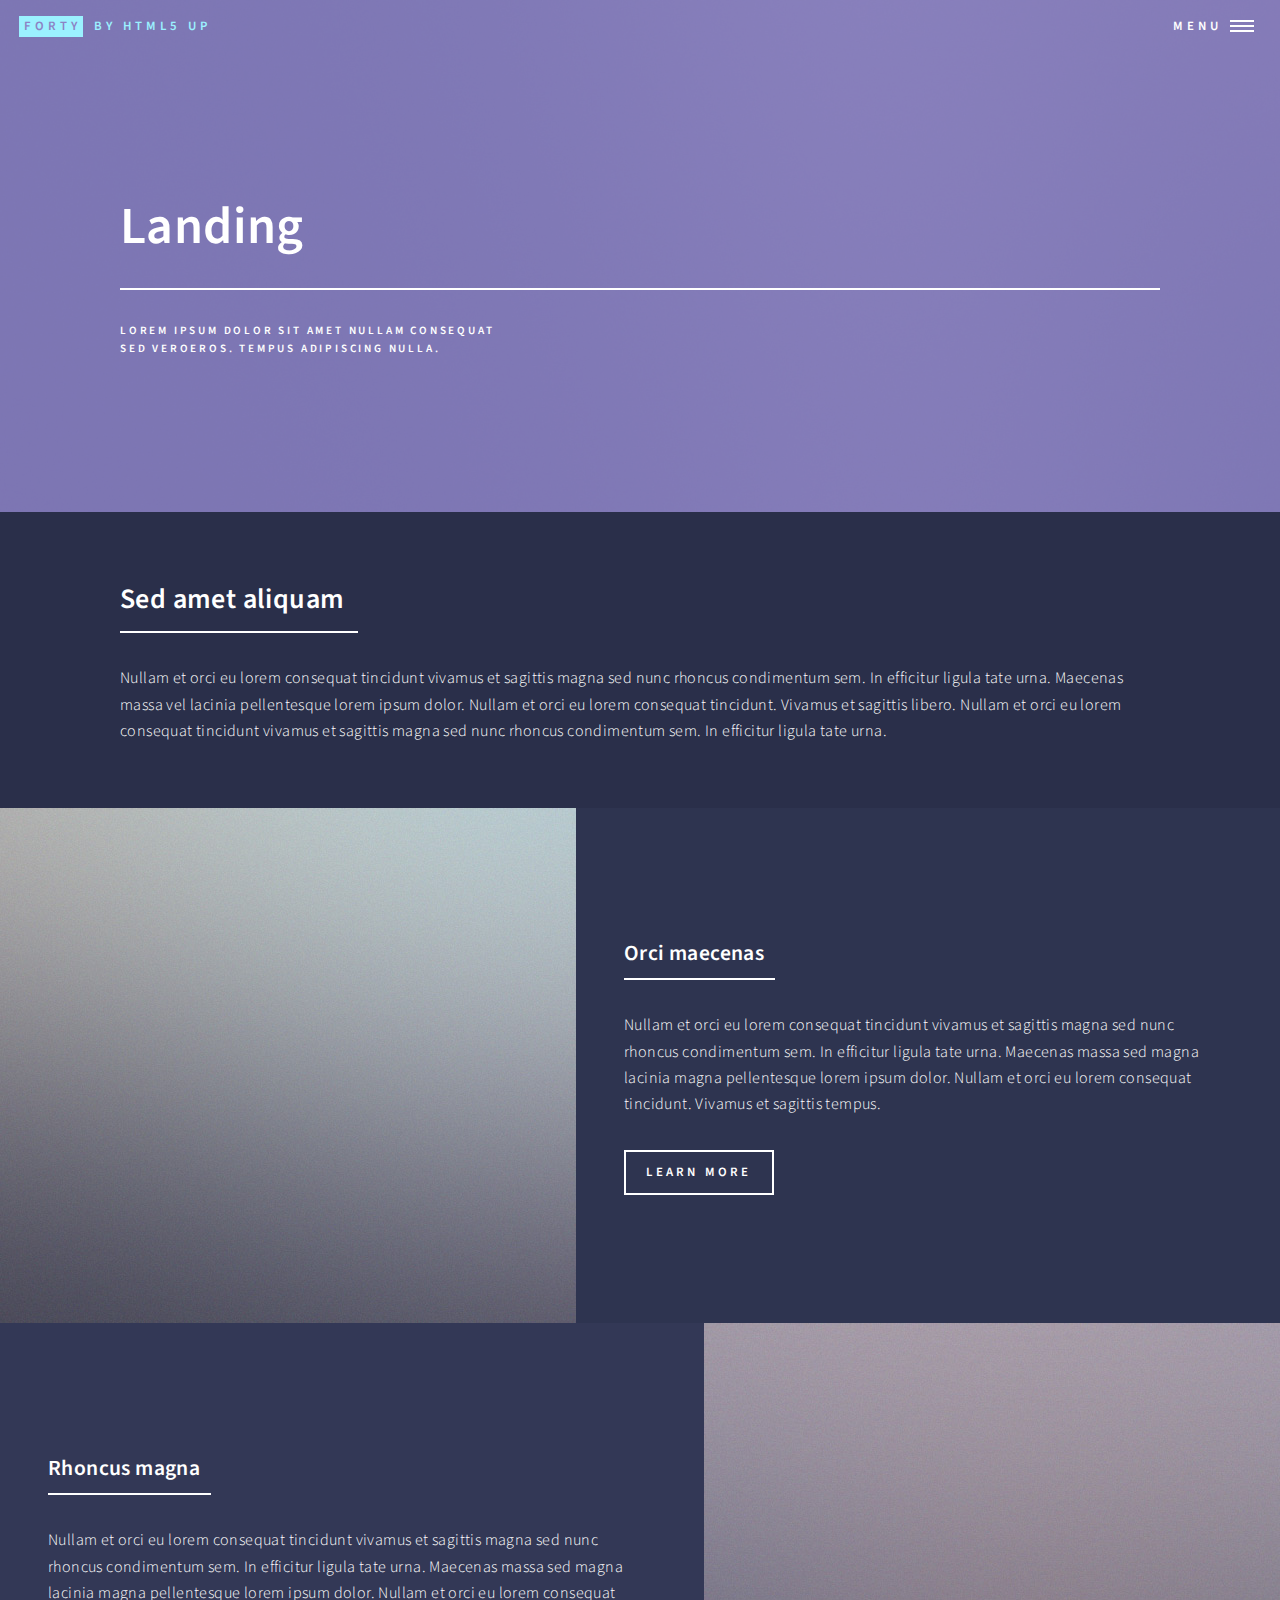
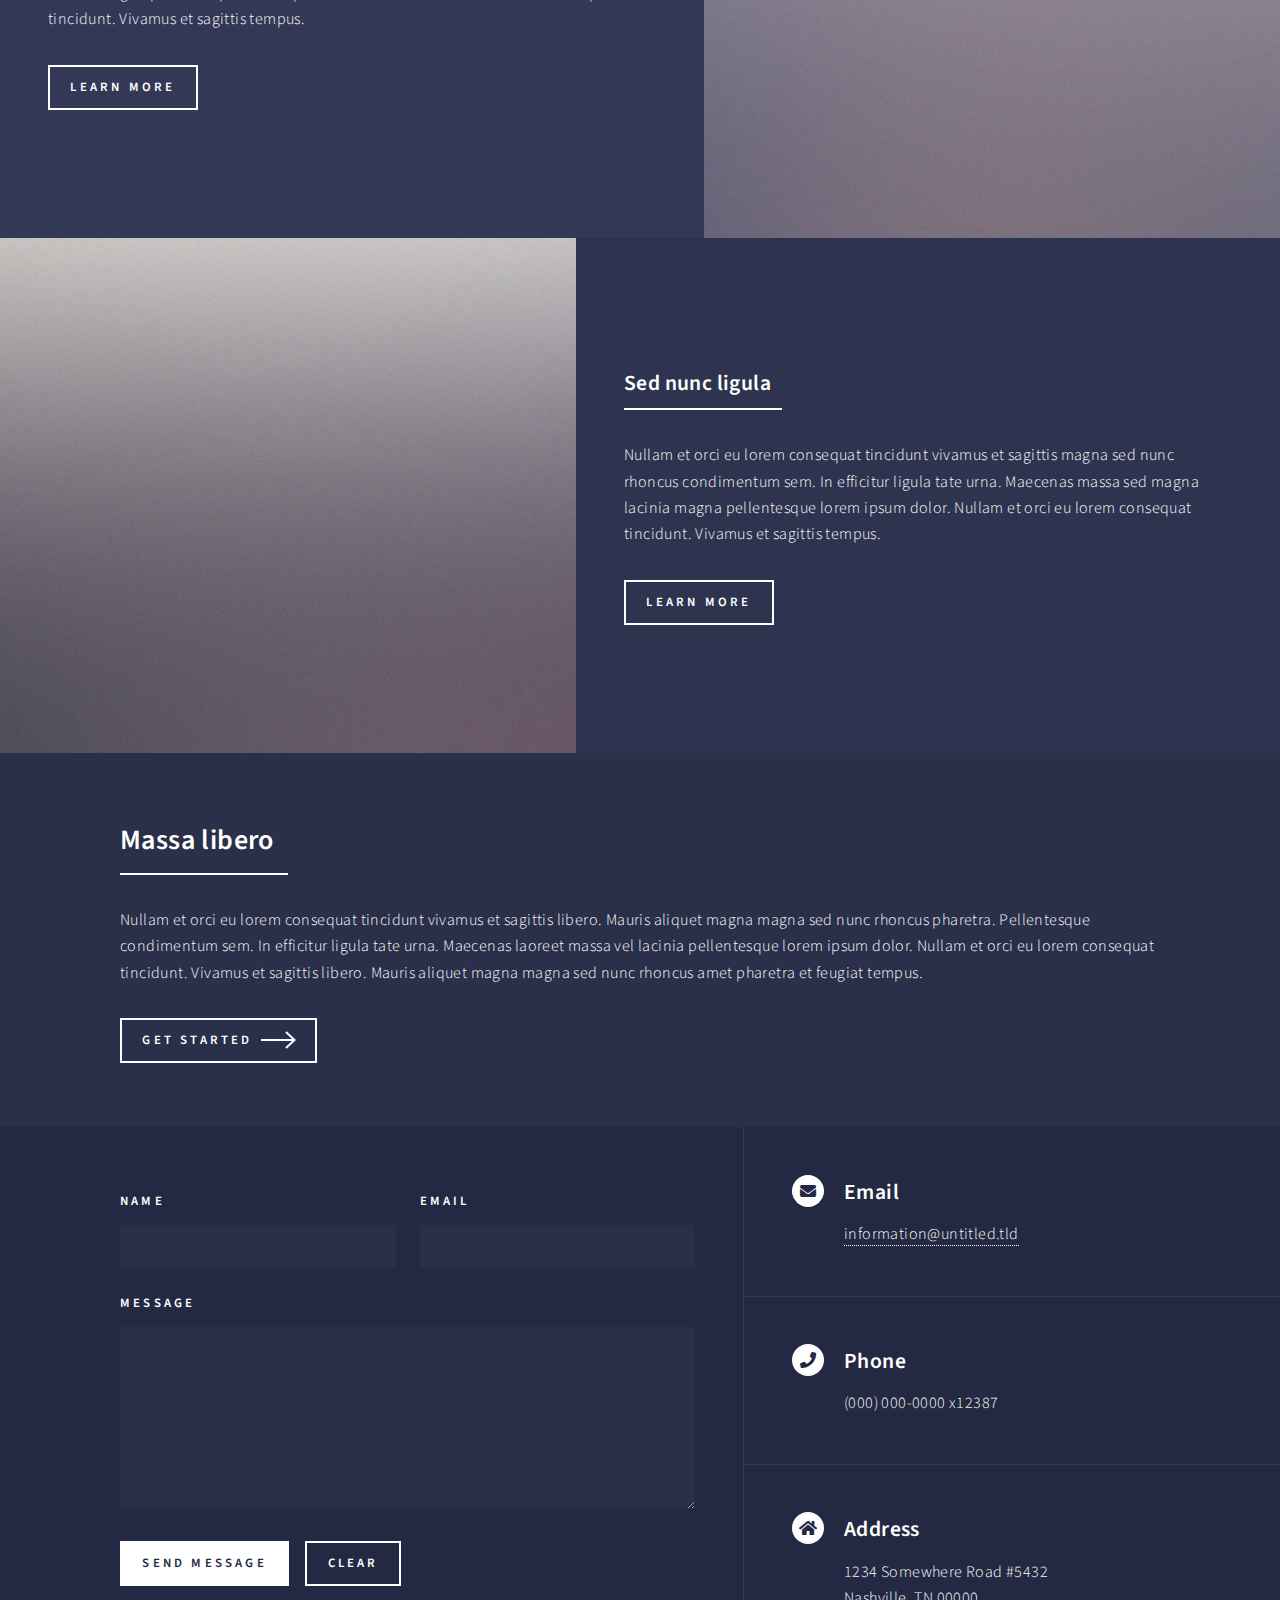
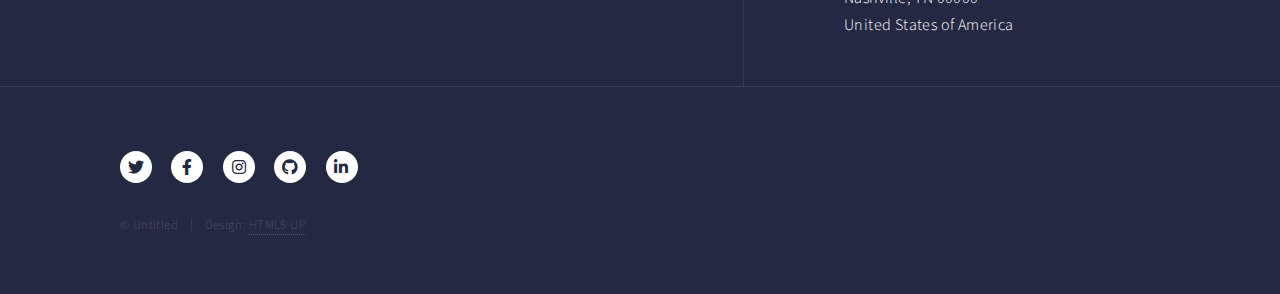
<file: landing.html>
<!DOCTYPE HTML>
<!--
	Forty by HTML5 UP
	html5up.net | @ajlkn
	Free for personal and commercial use under the CCA 3.0 license (html5up.net/license)
-->
<html>
	<head>
		<title>Landing - Forty by HTML5 UP</title>
		<meta charset="utf-8" />
		<meta name="viewport" content="width=device-width, initial-scale=1, user-scalable=no" />
		<link rel="stylesheet" href="assets/css/main.css" />
		<noscript><link rel="stylesheet" href="assets/css/noscript.css" /></noscript>
	</head>
	<body class="is-preload">

		<!-- Wrapper -->
			<div id="wrapper">

				<!-- Header -->
				<!-- Note: The "styleN" class below should match that of the banner element. -->
					<header id="header" class="alt style2">
						<a href="index.html" class="logo"><strong>Forty</strong> <span>by HTML5 UP</span></a>
						<nav>
							<a href="#menu">Menu</a>
						</nav>
					</header>

				<!-- Menu -->
					<nav id="menu">
						<ul class="links">
							<li><a href="index.html">Home</a></li>
							<li><a href="landing.html">Landing</a></li>
							<li><a href="generic.html">Generic</a></li>
							<li><a href="elements.html">Elements</a></li>
						</ul>
						<ul class="actions stacked">
							<li><a href="#" class="button primary fit">Get Started</a></li>
							<li><a href="#" class="button fit">Log In</a></li>
						</ul>
					</nav>

				<!-- Banner -->
				<!-- Note: The "styleN" class below should match that of the header element. -->
					<section id="banner" class="style2">
						<div class="inner">
							<span class="image">
								<img src="images/pic07.jpg" alt="" />
							</span>
							<header class="major">
								<h1>Landing</h1>
							</header>
							<div class="content">
								<p>Lorem ipsum dolor sit amet nullam consequat<br />
								sed veroeros. tempus adipiscing nulla.</p>
							</div>
						</div>
					</section>

				<!-- Main -->
					<div id="main">

						<!-- One -->
							<section id="one">
								<div class="inner">
									<header class="major">
										<h2>Sed amet aliquam</h2>
									</header>
									<p>Nullam et orci eu lorem consequat tincidunt vivamus et sagittis magna sed nunc rhoncus condimentum sem. In efficitur ligula tate urna. Maecenas massa vel lacinia pellentesque lorem ipsum dolor. Nullam et orci eu lorem consequat tincidunt. Vivamus et sagittis libero. Nullam et orci eu lorem consequat tincidunt vivamus et sagittis magna sed nunc rhoncus condimentum sem. In efficitur ligula tate urna.</p>
								</div>
							</section>

						<!-- Two -->
							<section id="two" class="spotlights">
								<section>
									<a href="generic.html" class="image">
										<img src="images/pic08.jpg" alt="" data-position="center center" />
									</a>
									<div class="content">
										<div class="inner">
											<header class="major">
												<h3>Orci maecenas</h3>
											</header>
											<p>Nullam et orci eu lorem consequat tincidunt vivamus et sagittis magna sed nunc rhoncus condimentum sem. In efficitur ligula tate urna. Maecenas massa sed magna lacinia magna pellentesque lorem ipsum dolor. Nullam et orci eu lorem consequat tincidunt. Vivamus et sagittis tempus.</p>
											<ul class="actions">
												<li><a href="generic.html" class="button">Learn more</a></li>
											</ul>
										</div>
									</div>
								</section>
								<section>
									<a href="generic.html" class="image">
										<img src="images/pic09.jpg" alt="" data-position="top center" />
									</a>
									<div class="content">
										<div class="inner">
											<header class="major">
												<h3>Rhoncus magna</h3>
											</header>
											<p>Nullam et orci eu lorem consequat tincidunt vivamus et sagittis magna sed nunc rhoncus condimentum sem. In efficitur ligula tate urna. Maecenas massa sed magna lacinia magna pellentesque lorem ipsum dolor. Nullam et orci eu lorem consequat tincidunt. Vivamus et sagittis tempus.</p>
											<ul class="actions">
												<li><a href="generic.html" class="button">Learn more</a></li>
											</ul>
										</div>
									</div>
								</section>
								<section>
									<a href="generic.html" class="image">
										<img src="images/pic10.jpg" alt="" data-position="25% 25%" />
									</a>
									<div class="content">
										<div class="inner">
											<header class="major">
												<h3>Sed nunc ligula</h3>
											</header>
											<p>Nullam et orci eu lorem consequat tincidunt vivamus et sagittis magna sed nunc rhoncus condimentum sem. In efficitur ligula tate urna. Maecenas massa sed magna lacinia magna pellentesque lorem ipsum dolor. Nullam et orci eu lorem consequat tincidunt. Vivamus et sagittis tempus.</p>
											<ul class="actions">
												<li><a href="generic.html" class="button">Learn more</a></li>
											</ul>
										</div>
									</div>
								</section>
							</section>

						<!-- Three -->
							<section id="three">
								<div class="inner">
									<header class="major">
										<h2>Massa libero</h2>
									</header>
									<p>Nullam et orci eu lorem consequat tincidunt vivamus et sagittis libero. Mauris aliquet magna magna sed nunc rhoncus pharetra. Pellentesque condimentum sem. In efficitur ligula tate urna. Maecenas laoreet massa vel lacinia pellentesque lorem ipsum dolor. Nullam et orci eu lorem consequat tincidunt. Vivamus et sagittis libero. Mauris aliquet magna magna sed nunc rhoncus amet pharetra et feugiat tempus.</p>
									<ul class="actions">
										<li><a href="generic.html" class="button next">Get Started</a></li>
									</ul>
								</div>
							</section>

					</div>

				<!-- Contact -->
					<section id="contact">
						<div class="inner">
							<section>
								<form method="post" action="#">
									<div class="fields">
										<div class="field half">
											<label for="name">Name</label>
											<input type="text" name="name" id="name" />
										</div>
										<div class="field half">
											<label for="email">Email</label>
											<input type="text" name="email" id="email" />
										</div>
										<div class="field">
											<label for="message">Message</label>
											<textarea name="message" id="message" rows="6"></textarea>
										</div>
									</div>
									<ul class="actions">
										<li><input type="submit" value="Send Message" class="primary" /></li>
										<li><input type="reset" value="Clear" /></li>
									</ul>
								</form>
							</section>
							<section class="split">
								<section>
									<div class="contact-method">
										<span class="icon solid alt fa-envelope"></span>
										<h3>Email</h3>
										<a href="#">information@untitled.tld</a>
									</div>
								</section>
								<section>
									<div class="contact-method">
										<span class="icon solid alt fa-phone"></span>
										<h3>Phone</h3>
										<span>(000) 000-0000 x12387</span>
									</div>
								</section>
								<section>
									<div class="contact-method">
										<span class="icon solid alt fa-home"></span>
										<h3>Address</h3>
										<span>1234 Somewhere Road #5432<br />
										Nashville, TN 00000<br />
										United States of America</span>
									</div>
								</section>
							</section>
						</div>
					</section>

				<!-- Footer -->
					<footer id="footer">
						<div class="inner">
							<ul class="icons">
								<li><a href="#" class="icon brands alt fa-twitter"><span class="label">Twitter</span></a></li>
								<li><a href="#" class="icon brands alt fa-facebook-f"><span class="label">Facebook</span></a></li>
								<li><a href="#" class="icon brands alt fa-instagram"><span class="label">Instagram</span></a></li>
								<li><a href="#" class="icon brands alt fa-github"><span class="label">GitHub</span></a></li>
								<li><a href="#" class="icon brands alt fa-linkedin-in"><span class="label">LinkedIn</span></a></li>
							</ul>
							<ul class="copyright">
								<li>&copy; Untitled</li><li>Design: <a href="https://html5up.net">HTML5 UP</a></li>
							</ul>
						</div>
					</footer>

			</div>

		<!-- Scripts -->
			<script src="assets/js/jquery.min.js"></script>
			<script src="assets/js/jquery.scrolly.min.js"></script>
			<script src="assets/js/jquery.scrollex.min.js"></script>
			<script src="assets/js/browser.min.js"></script>
			<script src="assets/js/breakpoints.min.js"></script>
			<script src="assets/js/util.js"></script>
			<script src="assets/js/main.js"></script>

	</body>
</html>
</file>
<file: assets/css/noscript.css>
/*
	Forty by HTML5 UP
	html5up.net | @ajlkn
	Free for personal and commercial use under the CCA 3.0 license (html5up.net/license)
*/

/* Banner */

	body.is-preload #banner:after {
		opacity: 0.85;
	}

	body.is-preload #banner > .inner {
		-moz-filter: none;
		-webkit-filter: none;
		-ms-filter: none;
		filter: none;
		-moz-transform: none;
		-webkit-transform: none;
		-ms-transform: none;
		transform: none;
		opacity: 1;
	}
</file>
<file: assets/css/main.css>
@import url(fontawesome-all.min.css);
@import url("https://fonts.googleapis.com/css?family=Source+Sans+Pro:300,300italic,600,600italic");

/*
	Forty by HTML5 UP
	html5up.net | @ajlkn
	Free for personal and commercial use under the CCA 3.0 license (html5up.net/license)
*/

html, body, div, span, applet, object,
iframe, h1, h2, h3, h4, h5, h6, p, blockquote,
pre, a, abbr, acronym, address, big, cite,
code, del, dfn, em, img, ins, kbd, q, s, samp,
small, strike, strong, sub, sup, tt, var, b,
u, i, center, dl, dt, dd, ol, ul, li, fieldset,
form, label, legend, table, caption, tbody,
tfoot, thead, tr, th, td, article, aside,
canvas, details, embed, figure, figcaption,
footer, header, hgroup, menu, nav, output, ruby,
section, summary, time, mark, audio, video {
	margin: 0;
	padding: 0;
	border: 0;
	font-size: 100%;
	font: inherit;
	vertical-align: baseline;}

article, aside, details, figcaption, figure,
footer, header, hgroup, menu, nav, section {
	display: block;}

body {
	line-height: 1;
}

ol, ul {
	list-style: none;
}

blockquote, q {
	quotes: none;
}

	blockquote:before, blockquote:after, q:before, q:after {
		content: '';
		content: none;
	}

table {
	border-collapse: collapse;
	border-spacing: 0;
}

body {
	-webkit-text-size-adjust: none;
}

mark {
	background-color: transparent;
	color: inherit;
}

input::-moz-focus-inner {
	border: 0;
	padding: 0;
}

input, select, textarea {
	-moz-appearance: none;
	-webkit-appearance: none;
	-ms-appearance: none;
	appearance: none;
}

/* Basic */

	@-ms-viewport {
		width: device-width;
	}

	body {
		-ms-overflow-style: scrollbar;
	}

	@media screen and (max-width: 480px) {

		html, body {
			min-width: 320px;
		}

	}

	html {
		box-sizing: border-box;
	}

	*, *:before, *:after {
		box-sizing: inherit;
	}

	body {
		background: #242943;
	}

		body.is-preload *, body.is-preload *:before, body.is-preload *:after {
			-moz-animation: none !important;
			-webkit-animation: none !important;
			-ms-animation: none !important;
			animation: none !important;
			-moz-transition: none !important;
			-webkit-transition: none !important;
			-ms-transition: none !important;
			transition: none !important;
		}

/* Type */

	body, input, select, textarea {
		color: #ffffff;
		font-family: "Source Sans Pro", Helvetica, sans-serif;
		font-size: 17pt;
		font-weight: 300;
		letter-spacing: 0.025em;
		line-height: 1.65;
	}

		@media screen and (max-width: 1680px) {

			body, input, select, textarea {
				font-size: 14pt;
			}

		}

		@media screen and (max-width: 1280px) {

			body, input, select, textarea {
				font-size: 12pt;
			}

		}

		@media screen and (max-width: 360px) {

			body, input, select, textarea {
				font-size: 11pt;
			}

		}

	a {
		-moz-transition: color 0.2s ease-in-out, border-bottom-color 0.2s ease-in-out;
		-webkit-transition: color 0.2s ease-in-out, border-bottom-color 0.2s ease-in-out;
		-ms-transition: color 0.2s ease-in-out, border-bottom-color 0.2s ease-in-out;
		transition: color 0.2s ease-in-out, border-bottom-color 0.2s ease-in-out;
		border-bottom: dotted 1px;
		color: inherit;
		text-decoration: none;
	}

		a:hover {
			border-bottom-color: transparent;
			color: #9bf1ff !important;
		}

		a:active {
			color: #53e3fb !important;
		}

	strong, b {
		color: #ffffff;
		font-weight: 600;
	}

	em, i {
		font-style: italic;
	}

	p {
		margin: 0 0 2em 0;
	}

	h1, h2, h3, h4, h5, h6 {
		color: #ffffff;
		font-weight: 600;
		line-height: 1.65;
		margin: 0 0 1em 0;
	}

		h1 a, h2 a, h3 a, h4 a, h5 a, h6 a {
			color: inherit;
			border-bottom: 0;
		}

	h1 {
		font-size: 2.5em;
	}

	h2 {
		font-size: 1.75em;
	}

	h3 {
		font-size: 1.35em;
	}

	h4 {
		font-size: 1.1em;
	}

	h5 {
		font-size: 0.9em;
	}

	h6 {
		font-size: 0.7em;
	}

	@media screen and (max-width: 736px) {

		h1 {
			font-size: 2em;
		}

		h2 {
			font-size: 1.5em;
		}

		h3 {
			font-size: 1.25em;
		}

	}

	sub {
		font-size: 0.8em;
		position: relative;
		top: 0.5em;
	}

	sup {
		font-size: 0.8em;
		position: relative;
		top: -0.5em;
	}

	blockquote {
		border-left: solid 4px rgba(212, 212, 255, 0.1);
		font-style: italic;
		margin: 0 0 2em 0;
		padding: 0.5em 0 0.5em 2em;
	}

	code {
		background: rgba(212, 212, 255, 0.035);
		font-family: "Courier New", monospace;
		font-size: 0.9em;
		margin: 0 0.25em;
		padding: 0.25em 0.65em;
	}

	pre {
		-webkit-overflow-scrolling: touch;
		font-family: "Courier New", monospace;
		font-size: 0.9em;
		margin: 0 0 2em 0;
	}

		pre code {
			display: block;
			line-height: 1.75;
			padding: 1em 1.5em;
			overflow-x: auto;
		}

	hr {
		border: 0;
		border-bottom: solid 1px rgba(212, 212, 255, 0.1);
		margin: 2em 0;
	}

		hr.major {
			margin: 3em 0;
		}

	.align-left {
		text-align: left;
	}

	.align-center {
		text-align: center;
	}

	.align-right {
		text-align: right;
	}

/* Row */

	.row {
		display: flex;
		flex-wrap: wrap;
		box-sizing: border-box;
		align-items: stretch;
	}

		.row > * {
			box-sizing: border-box;
		}

		.row.gtr-uniform > * > :last-child {
			margin-bottom: 0;
		}

		.row.aln-left {
			justify-content: flex-start;
		}

		.row.aln-center {
			justify-content: center;
		}

		.row.aln-right {
			justify-content: flex-end;
		}

		.row.aln-top {
			align-items: flex-start;
		}

		.row.aln-middle {
			align-items: center;
		}

		.row.aln-bottom {
			align-items: flex-end;
		}

		.row > .imp {
			order: -1;
		}

		.row > .col-1 {
			width: 8.33333%;
		}

		.row > .off-1 {
			margin-left: 8.33333%;
		}

		.row > .col-2 {
			width: 16.66667%;
		}

		.row > .off-2 {
			margin-left: 16.66667%;
		}

		.row > .col-3 {
			width: 25%;
		}

		.row > .off-3 {
			margin-left: 25%;
		}

		.row > .col-4 {
			width: 33.33333%;
		}

		.row > .off-4 {
			margin-left: 33.33333%;
		}

		.row > .col-5 {
			width: 41.66667%;
		}

		.row > .off-5 {
			margin-left: 41.66667%;
		}

		.row > .col-6 {
			width: 50%;
		}

		.row > .off-6 {
			margin-left: 50%;
		}

		.row > .col-7 {
			width: 58.33333%;
		}

		.row > .off-7 {
			margin-left: 58.33333%;
		}

		.row > .col-8 {
			width: 66.66667%;
		}

		.row > .off-8 {
			margin-left: 66.66667%;
		}

		.row > .col-9 {
			width: 75%;
		}

		.row > .off-9 {
			margin-left: 75%;
		}

		.row > .col-10 {
			width: 83.33333%;
		}

		.row > .off-10 {
			margin-left: 83.33333%;
		}

		.row > .col-11 {
			width: 91.66667%;
		}

		.row > .off-11 {
			margin-left: 91.66667%;
		}

		.row > .col-12 {
			width: 100%;
		}

		.row > .off-12 {
			margin-left: 100%;
		}

		.row.gtr-0 {
			margin-top: 0;
			margin-left: 0em;
		}

			.row.gtr-0 > * {
				padding: 0 0 0 0em;
			}

			.row.gtr-0.gtr-uniform {
				margin-top: 0em;
			}

				.row.gtr-0.gtr-uniform > * {
					padding-top: 0em;
				}

		.row.gtr-25 {
			margin-top: 0;
			margin-left: -0.5em;
		}

			.row.gtr-25 > * {
				padding: 0 0 0 0.5em;
			}

			.row.gtr-25.gtr-uniform {
				margin-top: -0.5em;
			}

				.row.gtr-25.gtr-uniform > * {
					padding-top: 0.5em;
				}

		.row.gtr-50 {
			margin-top: 0;
			margin-left: -1em;
		}

			.row.gtr-50 > * {
				padding: 0 0 0 1em;
			}

			.row.gtr-50.gtr-uniform {
				margin-top: -1em;
			}

				.row.gtr-50.gtr-uniform > * {
					padding-top: 1em;
				}

		.row {
			margin-top: 0;
			margin-left: -2em;
		}

			.row > * {
				padding: 0 0 0 2em;
			}

			.row.gtr-uniform {
				margin-top: -2em;
			}

				.row.gtr-uniform > * {
					padding-top: 2em;
				}

		.row.gtr-150 {
			margin-top: 0;
			margin-left: -3em;
		}

			.row.gtr-150 > * {
				padding: 0 0 0 3em;
			}

			.row.gtr-150.gtr-uniform {
				margin-top: -3em;
			}

				.row.gtr-150.gtr-uniform > * {
					padding-top: 3em;
				}

		.row.gtr-200 {
			margin-top: 0;
			margin-left: -4em;
		}

			.row.gtr-200 > * {
				padding: 0 0 0 4em;
			}

			.row.gtr-200.gtr-uniform {
				margin-top: -4em;
			}

				.row.gtr-200.gtr-uniform > * {
					padding-top: 4em;
				}

		@media screen and (max-width: 1680px) {

			.row {
				display: flex;
				flex-wrap: wrap;
				box-sizing: border-box;
				align-items: stretch;
			}

				.row > * {
					box-sizing: border-box;
				}

				.row.gtr-uniform > * > :last-child {
					margin-bottom: 0;
				}

				.row.aln-left {
					justify-content: flex-start;
				}

				.row.aln-center {
					justify-content: center;
				}

				.row.aln-right {
					justify-content: flex-end;
				}

				.row.aln-top {
					align-items: flex-start;
				}

				.row.aln-middle {
					align-items: center;
				}

				.row.aln-bottom {
					align-items: flex-end;
				}

				.row > .imp-xlarge {
					order: -1;
				}

				.row > .col-1-xlarge {
					width: 8.33333%;
				}

				.row > .off-1-xlarge {
					margin-left: 8.33333%;
				}

				.row > .col-2-xlarge {
					width: 16.66667%;
				}

				.row > .off-2-xlarge {
					margin-left: 16.66667%;
				}

				.row > .col-3-xlarge {
					width: 25%;
				}

				.row > .off-3-xlarge {
					margin-left: 25%;
				}

				.row > .col-4-xlarge {
					width: 33.33333%;
				}

				.row > .off-4-xlarge {
					margin-left: 33.33333%;
				}

				.row > .col-5-xlarge {
					width: 41.66667%;
				}

				.row > .off-5-xlarge {
					margin-left: 41.66667%;
				}

				.row > .col-6-xlarge {
					width: 50%;
				}

				.row > .off-6-xlarge {
					margin-left: 50%;
				}

				.row > .col-7-xlarge {
					width: 58.33333%;
				}

				.row > .off-7-xlarge {
					margin-left: 58.33333%;
				}

				.row > .col-8-xlarge {
					width: 66.66667%;
				}

				.row > .off-8-xlarge {
					margin-left: 66.66667%;
				}

				.row > .col-9-xlarge {
					width: 75%;
				}

				.row > .off-9-xlarge {
					margin-left: 75%;
				}

				.row > .col-10-xlarge {
					width: 83.33333%;
				}

				.row > .off-10-xlarge {
					margin-left: 83.33333%;
				}

				.row > .col-11-xlarge {
					width: 91.66667%;
				}

				.row > .off-11-xlarge {
					margin-left: 91.66667%;
				}

				.row > .col-12-xlarge {
					width: 100%;
				}

				.row > .off-12-xlarge {
					margin-left: 100%;
				}

				.row.gtr-0 {
					margin-top: 0;
					margin-left: 0em;
				}

					.row.gtr-0 > * {
						padding: 0 0 0 0em;
					}

					.row.gtr-0.gtr-uniform {
						margin-top: 0em;
					}

						.row.gtr-0.gtr-uniform > * {
							padding-top: 0em;
						}

				.row.gtr-25 {
					margin-top: 0;
					margin-left: -0.5em;
				}

					.row.gtr-25 > * {
						padding: 0 0 0 0.5em;
					}

					.row.gtr-25.gtr-uniform {
						margin-top: -0.5em;
					}

						.row.gtr-25.gtr-uniform > * {
							padding-top: 0.5em;
						}

				.row.gtr-50 {
					margin-top: 0;
					margin-left: -1em;
				}

					.row.gtr-50 > * {
						padding: 0 0 0 1em;
					}

					.row.gtr-50.gtr-uniform {
						margin-top: -1em;
					}

						.row.gtr-50.gtr-uniform > * {
							padding-top: 1em;
						}

				.row {
					margin-top: 0;
					margin-left: -2em;
				}

					.row > * {
						padding: 0 0 0 2em;
					}

					.row.gtr-uniform {
						margin-top: -2em;
					}

						.row.gtr-uniform > * {
							padding-top: 2em;
						}

				.row.gtr-150 {
					margin-top: 0;
					margin-left: -3em;
				}

					.row.gtr-150 > * {
						padding: 0 0 0 3em;
					}

					.row.gtr-150.gtr-uniform {
						margin-top: -3em;
					}

						.row.gtr-150.gtr-uniform > * {
							padding-top: 3em;
						}

				.row.gtr-200 {
					margin-top: 0;
					margin-left: -4em;
				}

					.row.gtr-200 > * {
						padding: 0 0 0 4em;
					}

					.row.gtr-200.gtr-uniform {
						margin-top: -4em;
					}

						.row.gtr-200.gtr-uniform > * {
							padding-top: 4em;
						}

		}

		@media screen and (max-width: 1280px) {

			.row {
				display: flex;
				flex-wrap: wrap;
				box-sizing: border-box;
				align-items: stretch;
			}

				.row > * {
					box-sizing: border-box;
				}

				.row.gtr-uniform > * > :last-child {
					margin-bottom: 0;
				}

				.row.aln-left {
					justify-content: flex-start;
				}

				.row.aln-center {
					justify-content: center;
				}

				.row.aln-right {
					justify-content: flex-end;
				}

				.row.aln-top {
					align-items: flex-start;
				}

				.row.aln-middle {
					align-items: center;
				}

				.row.aln-bottom {
					align-items: flex-end;
				}

				.row > .imp-large {
					order: -1;
				}

				.row > .col-1-large {
					width: 8.33333%;
				}

				.row > .off-1-large {
					margin-left: 8.33333%;
				}

				.row > .col-2-large {
					width: 16.66667%;
				}

				.row > .off-2-large {
					margin-left: 16.66667%;
				}

				.row > .col-3-large {
					width: 25%;
				}

				.row > .off-3-large {
					margin-left: 25%;
				}

				.row > .col-4-large {
					width: 33.33333%;
				}

				.row > .off-4-large {
					margin-left: 33.33333%;
				}

				.row > .col-5-large {
					width: 41.66667%;
				}

				.row > .off-5-large {
					margin-left: 41.66667%;
				}

				.row > .col-6-large {
					width: 50%;
				}

				.row > .off-6-large {
					margin-left: 50%;
				}

				.row > .col-7-large {
					width: 58.33333%;
				}

				.row > .off-7-large {
					margin-left: 58.33333%;
				}

				.row > .col-8-large {
					width: 66.66667%;
				}

				.row > .off-8-large {
					margin-left: 66.66667%;
				}

				.row > .col-9-large {
					width: 75%;
				}

				.row > .off-9-large {
					margin-left: 75%;
				}

				.row > .col-10-large {
					width: 83.33333%;
				}

				.row > .off-10-large {
					margin-left: 83.33333%;
				}

				.row > .col-11-large {
					width: 91.66667%;
				}

				.row > .off-11-large {
					margin-left: 91.66667%;
				}

				.row > .col-12-large {
					width: 100%;
				}

				.row > .off-12-large {
					margin-left: 100%;
				}

				.row.gtr-0 {
					margin-top: 0;
					margin-left: 0em;
				}

					.row.gtr-0 > * {
						padding: 0 0 0 0em;
					}

					.row.gtr-0.gtr-uniform {
						margin-top: 0em;
					}

						.row.gtr-0.gtr-uniform > * {
							padding-top: 0em;
						}

				.row.gtr-25 {
					margin-top: 0;
					margin-left: -0.375em;
				}

					.row.gtr-25 > * {
						padding: 0 0 0 0.375em;
					}

					.row.gtr-25.gtr-uniform {
						margin-top: -0.375em;
					}

						.row.gtr-25.gtr-uniform > * {
							padding-top: 0.375em;
						}

				.row.gtr-50 {
					margin-top: 0;
					margin-left: -0.75em;
				}

					.row.gtr-50 > * {
						padding: 0 0 0 0.75em;
					}

					.row.gtr-50.gtr-uniform {
						margin-top: -0.75em;
					}

						.row.gtr-50.gtr-uniform > * {
							padding-top: 0.75em;
						}

				.row {
					margin-top: 0;
					margin-left: -1.5em;
				}

					.row > * {
						padding: 0 0 0 1.5em;
					}

					.row.gtr-uniform {
						margin-top: -1.5em;
					}

						.row.gtr-uniform > * {
							padding-top: 1.5em;
						}

				.row.gtr-150 {
					margin-top: 0;
					margin-left: -2.25em;
				}

					.row.gtr-150 > * {
						padding: 0 0 0 2.25em;
					}

					.row.gtr-150.gtr-uniform {
						margin-top: -2.25em;
					}

						.row.gtr-150.gtr-uniform > * {
							padding-top: 2.25em;
						}

				.row.gtr-200 {
					margin-top: 0;
					margin-left: -3em;
				}

					.row.gtr-200 > * {
						padding: 0 0 0 3em;
					}

					.row.gtr-200.gtr-uniform {
						margin-top: -3em;
					}

						.row.gtr-200.gtr-uniform > * {
							padding-top: 3em;
						}

		}

		@media screen and (max-width: 980px) {

			.row {
				display: flex;
				flex-wrap: wrap;
				box-sizing: border-box;
				align-items: stretch;
			}

				.row > * {
					box-sizing: border-box;
				}

				.row.gtr-uniform > * > :last-child {
					margin-bottom: 0;
				}

				.row.aln-left {
					justify-content: flex-start;
				}

				.row.aln-center {
					justify-content: center;
				}

				.row.aln-right {
					justify-content: flex-end;
				}

				.row.aln-top {
					align-items: flex-start;
				}

				.row.aln-middle {
					align-items: center;
				}

				.row.aln-bottom {
					align-items: flex-end;
				}

				.row > .imp-medium {
					order: -1;
				}

				.row > .col-1-medium {
					width: 8.33333%;
				}

				.row > .off-1-medium {
					margin-left: 8.33333%;
				}

				.row > .col-2-medium {
					width: 16.66667%;
				}

				.row > .off-2-medium {
					margin-left: 16.66667%;
				}

				.row > .col-3-medium {
					width: 25%;
				}

				.row > .off-3-medium {
					margin-left: 25%;
				}

				.row > .col-4-medium {
					width: 33.33333%;
				}

				.row > .off-4-medium {
					margin-left: 33.33333%;
				}

				.row > .col-5-medium {
					width: 41.66667%;
				}

				.row > .off-5-medium {
					margin-left: 41.66667%;
				}

				.row > .col-6-medium {
					width: 50%;
				}

				.row > .off-6-medium {
					margin-left: 50%;
				}

				.row > .col-7-medium {
					width: 58.33333%;
				}

				.row > .off-7-medium {
					margin-left: 58.33333%;
				}

				.row > .col-8-medium {
					width: 66.66667%;
				}

				.row > .off-8-medium {
					margin-left: 66.66667%;
				}

				.row > .col-9-medium {
					width: 75%;
				}

				.row > .off-9-medium {
					margin-left: 75%;
				}

				.row > .col-10-medium {
					width: 83.33333%;
				}

				.row > .off-10-medium {
					margin-left: 83.33333%;
				}

				.row > .col-11-medium {
					width: 91.66667%;
				}

				.row > .off-11-medium {
					margin-left: 91.66667%;
				}

				.row > .col-12-medium {
					width: 100%;
				}

				.row > .off-12-medium {
					margin-left: 100%;
				}

				.row.gtr-0 {
					margin-top: 0;
					margin-left: 0em;
				}

					.row.gtr-0 > * {
						padding: 0 0 0 0em;
					}

					.row.gtr-0.gtr-uniform {
						margin-top: 0em;
					}

						.row.gtr-0.gtr-uniform > * {
							padding-top: 0em;
						}

				.row.gtr-25 {
					margin-top: 0;
					margin-left: -0.375em;
				}

					.row.gtr-25 > * {
						padding: 0 0 0 0.375em;
					}

					.row.gtr-25.gtr-uniform {
						margin-top: -0.375em;
					}

						.row.gtr-25.gtr-uniform > * {
							padding-top: 0.375em;
						}

				.row.gtr-50 {
					margin-top: 0;
					margin-left: -0.75em;
				}

					.row.gtr-50 > * {
						padding: 0 0 0 0.75em;
					}

					.row.gtr-50.gtr-uniform {
						margin-top: -0.75em;
					}

						.row.gtr-50.gtr-uniform > * {
							padding-top: 0.75em;
						}

				.row {
					margin-top: 0;
					margin-left: -1.5em;
				}

					.row > * {
						padding: 0 0 0 1.5em;
					}

					.row.gtr-uniform {
						margin-top: -1.5em;
					}

						.row.gtr-uniform > * {
							padding-top: 1.5em;
						}

				.row.gtr-150 {
					margin-top: 0;
					margin-left: -2.25em;
				}

					.row.gtr-150 > * {
						padding: 0 0 0 2.25em;
					}

					.row.gtr-150.gtr-uniform {
						margin-top: -2.25em;
					}

						.row.gtr-150.gtr-uniform > * {
							padding-top: 2.25em;
						}

				.row.gtr-200 {
					margin-top: 0;
					margin-left: -3em;
				}

					.row.gtr-200 > * {
						padding: 0 0 0 3em;
					}

					.row.gtr-200.gtr-uniform {
						margin-top: -3em;
					}

						.row.gtr-200.gtr-uniform > * {
							padding-top: 3em;
						}

		}

		@media screen and (max-width: 736px) {

			.row {
				display: flex;
				flex-wrap: wrap;
				box-sizing: border-box;
				align-items: stretch;
			}

				.row > * {
					box-sizing: border-box;
				}

				.row.gtr-uniform > * > :last-child {
					margin-bottom: 0;
				}

				.row.aln-left {
					justify-content: flex-start;
				}

				.row.aln-center {
					justify-content: center;
				}

				.row.aln-right {
					justify-content: flex-end;
				}

				.row.aln-top {
					align-items: flex-start;
				}

				.row.aln-middle {
					align-items: center;
				}

				.row.aln-bottom {
					align-items: flex-end;
				}

				.row > .imp-small {
					order: -1;
				}

				.row > .col-1-small {
					width: 8.33333%;
				}

				.row > .off-1-small {
					margin-left: 8.33333%;
				}

				.row > .col-2-small {
					width: 16.66667%;
				}

				.row > .off-2-small {
					margin-left: 16.66667%;
				}

				.row > .col-3-small {
					width: 25%;
				}

				.row > .off-3-small {
					margin-left: 25%;
				}

				.row > .col-4-small {
					width: 33.33333%;
				}

				.row > .off-4-small {
					margin-left: 33.33333%;
				}

				.row > .col-5-small {
					width: 41.66667%;
				}

				.row > .off-5-small {
					margin-left: 41.66667%;
				}

				.row > .col-6-small {
					width: 50%;
				}

				.row > .off-6-small {
					margin-left: 50%;
				}

				.row > .col-7-small {
					width: 58.33333%;
				}

				.row > .off-7-small {
					margin-left: 58.33333%;
				}

				.row > .col-8-small {
					width: 66.66667%;
				}

				.row > .off-8-small {
					margin-left: 66.66667%;
				}

				.row > .col-9-small {
					width: 75%;
				}

				.row > .off-9-small {
					margin-left: 75%;
				}

				.row > .col-10-small {
					width: 83.33333%;
				}

				.row > .off-10-small {
					margin-left: 83.33333%;
				}

				.row > .col-11-small {
					width: 91.66667%;
				}

				.row > .off-11-small {
					margin-left: 91.66667%;
				}

				.row > .col-12-small {
					width: 100%;
				}

				.row > .off-12-small {
					margin-left: 100%;
				}

				.row.gtr-0 {
					margin-top: 0;
					margin-left: 0em;
				}

					.row.gtr-0 > * {
						padding: 0 0 0 0em;
					}

					.row.gtr-0.gtr-uniform {
						margin-top: 0em;
					}

						.row.gtr-0.gtr-uniform > * {
							padding-top: 0em;
						}

				.row.gtr-25 {
					margin-top: 0;
					margin-left: -0.3125em;
				}

					.row.gtr-25 > * {
						padding: 0 0 0 0.3125em;
					}

					.row.gtr-25.gtr-uniform {
						margin-top: -0.3125em;
					}

						.row.gtr-25.gtr-uniform > * {
							padding-top: 0.3125em;
						}

				.row.gtr-50 {
					margin-top: 0;
					margin-left: -0.625em;
				}

					.row.gtr-50 > * {
						padding: 0 0 0 0.625em;
					}

					.row.gtr-50.gtr-uniform {
						margin-top: -0.625em;
					}

						.row.gtr-50.gtr-uniform > * {
							padding-top: 0.625em;
						}

				.row {
					margin-top: 0;
					margin-left: -1.25em;
				}

					.row > * {
						padding: 0 0 0 1.25em;
					}

					.row.gtr-uniform {
						margin-top: -1.25em;
					}

						.row.gtr-uniform > * {
							padding-top: 1.25em;
						}

				.row.gtr-150 {
					margin-top: 0;
					margin-left: -1.875em;
				}

					.row.gtr-150 > * {
						padding: 0 0 0 1.875em;
					}

					.row.gtr-150.gtr-uniform {
						margin-top: -1.875em;
					}

						.row.gtr-150.gtr-uniform > * {
							padding-top: 1.875em;
						}

				.row.gtr-200 {
					margin-top: 0;
					margin-left: -2.5em;
				}

					.row.gtr-200 > * {
						padding: 0 0 0 2.5em;
					}

					.row.gtr-200.gtr-uniform {
						margin-top: -2.5em;
					}

						.row.gtr-200.gtr-uniform > * {
							padding-top: 2.5em;
						}

		}

		@media screen and (max-width: 480px) {

			.row {
				display: flex;
				flex-wrap: wrap;
				box-sizing: border-box;
				align-items: stretch;
			}

				.row > * {
					box-sizing: border-box;
				}

				.row.gtr-uniform > * > :last-child {
					margin-bottom: 0;
				}

				.row.aln-left {
					justify-content: flex-start;
				}

				.row.aln-center {
					justify-content: center;
				}

				.row.aln-right {
					justify-content: flex-end;
				}

				.row.aln-top {
					align-items: flex-start;
				}

				.row.aln-middle {
					align-items: center;
				}

				.row.aln-bottom {
					align-items: flex-end;
				}

				.row > .imp-xsmall {
					order: -1;
				}

				.row > .col-1-xsmall {
					width: 8.33333%;
				}

				.row > .off-1-xsmall {
					margin-left: 8.33333%;
				}

				.row > .col-2-xsmall {
					width: 16.66667%;
				}

				.row > .off-2-xsmall {
					margin-left: 16.66667%;
				}

				.row > .col-3-xsmall {
					width: 25%;
				}

				.row > .off-3-xsmall {
					margin-left: 25%;
				}

				.row > .col-4-xsmall {
					width: 33.33333%;
				}

				.row > .off-4-xsmall {
					margin-left: 33.33333%;
				}

				.row > .col-5-xsmall {
					width: 41.66667%;
				}

				.row > .off-5-xsmall {
					margin-left: 41.66667%;
				}

				.row > .col-6-xsmall {
					width: 50%;
				}

				.row > .off-6-xsmall {
					margin-left: 50%;
				}

				.row > .col-7-xsmall {
					width: 58.33333%;
				}

				.row > .off-7-xsmall {
					margin-left: 58.33333%;
				}

				.row > .col-8-xsmall {
					width: 66.66667%;
				}

				.row > .off-8-xsmall {
					margin-left: 66.66667%;
				}

				.row > .col-9-xsmall {
					width: 75%;
				}

				.row > .off-9-xsmall {
					margin-left: 75%;
				}

				.row > .col-10-xsmall {
					width: 83.33333%;
				}

				.row > .off-10-xsmall {
					margin-left: 83.33333%;
				}

				.row > .col-11-xsmall {
					width: 91.66667%;
				}

				.row > .off-11-xsmall {
					margin-left: 91.66667%;
				}

				.row > .col-12-xsmall {
					width: 100%;
				}

				.row > .off-12-xsmall {
					margin-left: 100%;
				}

				.row.gtr-0 {
					margin-top: 0;
					margin-left: 0em;
				}

					.row.gtr-0 > * {
						padding: 0 0 0 0em;
					}

					.row.gtr-0.gtr-uniform {
						margin-top: 0em;
					}

						.row.gtr-0.gtr-uniform > * {
							padding-top: 0em;
						}

				.row.gtr-25 {
					margin-top: 0;
					margin-left: -0.3125em;
				}

					.row.gtr-25 > * {
						padding: 0 0 0 0.3125em;
					}

					.row.gtr-25.gtr-uniform {
						margin-top: -0.3125em;
					}

						.row.gtr-25.gtr-uniform > * {
							padding-top: 0.3125em;
						}

				.row.gtr-50 {
					margin-top: 0;
					margin-left: -0.625em;
				}

					.row.gtr-50 > * {
						padding: 0 0 0 0.625em;
					}

					.row.gtr-50.gtr-uniform {
						margin-top: -0.625em;
					}

						.row.gtr-50.gtr-uniform > * {
							padding-top: 0.625em;
						}

				.row {
					margin-top: 0;
					margin-left: -1.25em;
				}

					.row > * {
						padding: 0 0 0 1.25em;
					}

					.row.gtr-uniform {
						margin-top: -1.25em;
					}

						.row.gtr-uniform > * {
							padding-top: 1.25em;
						}

				.row.gtr-150 {
					margin-top: 0;
					margin-left: -1.875em;
				}

					.row.gtr-150 > * {
						padding: 0 0 0 1.875em;
					}

					.row.gtr-150.gtr-uniform {
						margin-top: -1.875em;
					}

						.row.gtr-150.gtr-uniform > * {
							padding-top: 1.875em;
						}

				.row.gtr-200 {
					margin-top: 0;
					margin-left: -2.5em;
				}

					.row.gtr-200 > * {
						padding: 0 0 0 2.5em;
					}

					.row.gtr-200.gtr-uniform {
						margin-top: -2.5em;
					}

						.row.gtr-200.gtr-uniform > * {
							padding-top: 2.5em;
						}

		}

/* Section/Article */

	section.special, article.special {
		text-align: center;
	}

	header.major {
		width: -moz-max-content;
		width: -webkit-max-content;
		width: -ms-max-content;
		width: max-content;
		margin-bottom: 2em;
	}

		header.major > :first-child {
			margin-bottom: 0;
			width: calc(100% + 0.5em);
		}

			header.major > :first-child:after {
				content: '';
				background-color: #ffffff;
				display: block;
				height: 2px;
				margin: 0.325em 0 0.5em 0;
				width: 100%;
			}

		header.major > p {
			font-size: 0.7em;
			font-weight: 600;
			letter-spacing: 0.25em;
			margin-bottom: 0;
			text-transform: uppercase;
		}

		body.is-ie header.major > :first-child:after {
			max-width: 9em;
		}

		body.is-ie header.major > h1:after {
			max-width: 100% !important;
		}

	@media screen and (max-width: 736px) {

		header.major > p br {
			display: none;
		}

	}

/* Form */

	form {
		margin: 0 0 2em 0;
	}

		form > :last-child {
			margin-bottom: 0;
		}

		form > .fields {
			display: -moz-flex;
			display: -webkit-flex;
			display: -ms-flex;
			display: flex;
			-moz-flex-wrap: wrap;
			-webkit-flex-wrap: wrap;
			-ms-flex-wrap: wrap;
			flex-wrap: wrap;
			width: calc(100% + 3em);
			margin: -1.5em 0 2em -1.5em;
		}

			form > .fields > .field {
				-moz-flex-grow: 0;
				-webkit-flex-grow: 0;
				-ms-flex-grow: 0;
				flex-grow: 0;
				-moz-flex-shrink: 0;
				-webkit-flex-shrink: 0;
				-ms-flex-shrink: 0;
				flex-shrink: 0;
				padding: 1.5em 0 0 1.5em;
				width: calc(100% - 1.5em);
			}

				form > .fields > .field.half {
					width: calc(50% - 0.75em);
				}

				form > .fields > .field.third {
					width: calc(100%/3 - 0.5em);
				}

				form > .fields > .field.quarter {
					width: calc(25% - 0.375em);
				}

		@media screen and (max-width: 480px) {

			form > .fields {
				width: calc(100% + 3em);
				margin: -1.5em 0 2em -1.5em;
			}

				form > .fields > .field {
					padding: 1.5em 0 0 1.5em;
					width: calc(100% - 1.5em);
				}

					form > .fields > .field.half {
						width: calc(100% - 1.5em);
					}

					form > .fields > .field.third {
						width: calc(100% - 1.5em);
					}

					form > .fields > .field.quarter {
						width: calc(100% - 1.5em);
					}

		}

	label {
		color: #ffffff;
		display: block;
		font-size: 0.8em;
		font-weight: 600;
		letter-spacing: 0.25em;
		margin: 0 0 1em 0;
		text-transform: uppercase;
	}

	input[type="text"],
	input[type="password"],
	input[type="email"],
	input[type="tel"],
	input[type="search"],
	input[type="url"],
	select,
	textarea {
		-moz-appearance: none;
		-webkit-appearance: none;
		-ms-appearance: none;
		appearance: none;
		background: rgba(212, 212, 255, 0.035);
		border: none;
		border-radius: 0;
		color: inherit;
		display: block;
		outline: 0;
		padding: 0 1em;
		text-decoration: none;
		width: 100%;
	}

		input[type="text"]:invalid,
		input[type="password"]:invalid,
		input[type="email"]:invalid,
		input[type="tel"]:invalid,
		input[type="search"]:invalid,
		input[type="url"]:invalid,
		select:invalid,
		textarea:invalid {
			box-shadow: none;
		}

		input[type="text"]:focus,
		input[type="password"]:focus,
		input[type="email"]:focus,
		input[type="tel"]:focus,
		input[type="search"]:focus,
		input[type="url"]:focus,
		select:focus,
		textarea:focus {
			border-color: #9bf1ff;
			box-shadow: 0 0 0 2px #9bf1ff;
		}

	select {
		background-image: url("data:image/svg+xml;charset=utf8,%3Csvg xmlns='http://www.w3.org/2000/svg' width='40' height='40' preserveAspectRatio='none' viewBox='0 0 40 40'%3E%3Cpath d='M9.4,12.3l10.4,10.4l10.4-10.4c0.2-0.2,0.5-0.4,0.9-0.4c0.3,0,0.6,0.1,0.9,0.4l3.3,3.3c0.2,0.2,0.4,0.5,0.4,0.9 c0,0.4-0.1,0.6-0.4,0.9L20.7,31.9c-0.2,0.2-0.5,0.4-0.9,0.4c-0.3,0-0.6-0.1-0.9-0.4L4.3,17.3c-0.2-0.2-0.4-0.5-0.4-0.9 c0-0.4,0.1-0.6,0.4-0.9l3.3-3.3c0.2-0.2,0.5-0.4,0.9-0.4S9.1,12.1,9.4,12.3z' fill='rgba(212, 212, 255, 0.1)' /%3E%3C/svg%3E");
		background-size: 1.25rem;
		background-repeat: no-repeat;
		background-position: calc(100% - 1rem) center;
		height: 2.75em;
		padding-right: 2.75em;
		text-overflow: ellipsis;
	}

		select option {
			color: #ffffff;
			background: #242943;
		}

		select:focus::-ms-value {
			background-color: transparent;
		}

		select::-ms-expand {
			display: none;
		}

	input[type="text"],
	input[type="password"],
	input[type="email"],
	input[type="tel"],
	input[type="search"],
	input[type="url"],
	select {
		height: 2.75em;
	}

	textarea {
		padding: 0.75em 1em;
	}

	input[type="checkbox"],
	input[type="radio"] {
		-moz-appearance: none;
		-webkit-appearance: none;
		-ms-appearance: none;
		appearance: none;
		display: block;
		float: left;
		margin-right: -2em;
		opacity: 0;
		width: 1em;
		z-index: -1;
	}

		input[type="checkbox"] + label,
		input[type="radio"] + label {
			text-decoration: none;
			color: #ffffff;
			cursor: pointer;
			display: inline-block;
			font-weight: 300;
			padding-left: 2.65em;
			padding-right: 0.75em;
			position: relative;
		}

			input[type="checkbox"] + label:before,
			input[type="radio"] + label:before {
				-moz-osx-font-smoothing: grayscale;
				-webkit-font-smoothing: antialiased;
				display: inline-block;
				font-style: normal;
				font-variant: normal;
				text-rendering: auto;
				line-height: 1;
				text-transform: none !important;
				font-family: 'Font Awesome 5 Free';
				font-weight: 900;
			}

			input[type="checkbox"] + label:before,
			input[type="radio"] + label:before {
				background: rgba(212, 212, 255, 0.035);
				content: '';
				display: inline-block;
				font-size: 0.8em;
				height: 2.0625em;
				left: 0;
				letter-spacing: 0;
				line-height: 2.0625em;
				position: absolute;
				text-align: center;
				top: 0;
				width: 2.0625em;
			}

		input[type="checkbox"]:checked + label:before,
		input[type="radio"]:checked + label:before {
			background: #ffffff;
			border-color: #9bf1ff;
			content: '\f00c';
			color: #242943;
		}

		input[type="checkbox"]:focus + label:before,
		input[type="radio"]:focus + label:before {
			box-shadow: 0 0 0 2px #9bf1ff;
		}

	input[type="radio"] + label:before {
		border-radius: 100%;
	}

	::-webkit-input-placeholder {
		color: rgba(244, 244, 255, 0.2) !important;
		opacity: 1.0;
	}

	:-moz-placeholder {
		color: rgba(244, 244, 255, 0.2) !important;
		opacity: 1.0;
	}

	::-moz-placeholder {
		color: rgba(244, 244, 255, 0.2) !important;
		opacity: 1.0;
	}

	:-ms-input-placeholder {
		color: rgba(244, 244, 255, 0.2) !important;
		opacity: 1.0;
	}

/* Box */

	.box {
		border: solid 1px rgba(212, 212, 255, 0.1);
		margin-bottom: 2em;
		padding: 1.5em;
	}

		.box > :last-child,
		.box > :last-child > :last-child,
		.box > :last-child > :last-child > :last-child {
			margin-bottom: 0;
		}

		.box.alt {
			border: 0;
			border-radius: 0;
			padding: 0;
		}

/* Icon */

	.icon {
		text-decoration: none;
		border-bottom: none;
		position: relative;
	}

		.icon:before {
			-moz-osx-font-smoothing: grayscale;
			-webkit-font-smoothing: antialiased;
			display: inline-block;
			font-style: normal;
			font-variant: normal;
			text-rendering: auto;
			line-height: 1;
			text-transform: none !important;
			font-family: 'Font Awesome 5 Free';
			font-weight: 400;
		}

		.icon > .label {
			display: none;
		}

		.icon:before {
			line-height: inherit;
		}

		.icon.solid:before {
			font-weight: 900;
		}

		.icon.brands:before {
			font-family: 'Font Awesome 5 Brands';
		}

		.icon.alt:before {
			background-color: #ffffff;
			border-radius: 100%;
			color: #242943;
			display: inline-block;
			height: 2em;
			line-height: 2em;
			text-align: center;
			width: 2em;
		}

	a.icon.alt:before {
		-moz-transition: background-color 0.2s ease-in-out;
		-webkit-transition: background-color 0.2s ease-in-out;
		-ms-transition: background-color 0.2s ease-in-out;
		transition: background-color 0.2s ease-in-out;
	}

	a.icon.alt:hover:before {
		background-color: #6fc3df;
	}

	a.icon.alt:active:before {
		background-color: #37a6cb;
	}

/* Image */

	.image {
		border: 0;
		display: inline-block;
		position: relative;
	}

		.image img {
			display: block;
		}

		.image.left, .image.right {
			max-width: 30%;
		}

			.image.left img, .image.right img {
				width: 100%;
			}

		.image.left {
			float: left;
			margin: 0 1.5em 1.25em 0;
			top: 0.25em;
		}

		.image.right {
			float: right;
			margin: 0 0 1.25em 1.5em;
			top: 0.25em;
		}

		.image.fit {
			display: block;
			margin: 0 0 2em 0;
			width: 100%;
		}

			.image.fit img {
				width: 100%;
			}

		.image.main {
			display: block;
			margin: 2.5em 0;
			width: 100%;
		}

			.image.main img {
				width: 100%;
			}

			@media screen and (max-width: 736px) {

				.image.main {
					margin: 1.5em 0;
				}

			}

/* List */

	ol {
		list-style: decimal;
		margin: 0 0 2em 0;
		padding-left: 1.25em;
	}

		ol li {
			padding-left: 0.25em;
		}

	ul {
		list-style: disc;
		margin: 0 0 2em 0;
		padding-left: 1em;
	}

		ul li {
			padding-left: 0.5em;
		}

		ul.alt {
			list-style: none;
			padding-left: 0;
		}

			ul.alt li {
				border-top: solid 1px rgba(212, 212, 255, 0.1);
				padding: 0.5em 0;
			}

				ul.alt li:first-child {
					border-top: 0;
					padding-top: 0;
				}

	dl {
		margin: 0 0 2em 0;
	}

		dl dt {
			display: block;
			font-weight: 600;
			margin: 0 0 1em 0;
		}

		dl dd {
			margin-left: 2em;
		}

/* Actions */

	ul.actions {
		display: -moz-flex;
		display: -webkit-flex;
		display: -ms-flex;
		display: flex;
		cursor: default;
		list-style: none;
		margin-left: -1em;
		padding-left: 0;
	}

		ul.actions li {
			padding: 0 0 0 1em;
			vertical-align: middle;
		}

		ul.actions.special {
			-moz-justify-content: center;
			-webkit-justify-content: center;
			-ms-justify-content: center;
			justify-content: center;
			width: 100%;
			margin-left: 0;
		}

			ul.actions.special li:first-child {
				padding-left: 0;
			}

		ul.actions.stacked {
			-moz-flex-direction: column;
			-webkit-flex-direction: column;
			-ms-flex-direction: column;
			flex-direction: column;
			margin-left: 0;
		}

			ul.actions.stacked li {
				padding: 1.3em 0 0 0;
			}

				ul.actions.stacked li:first-child {
					padding-top: 0;
				}

		ul.actions.fit {
			width: calc(100% + 1em);
		}

			ul.actions.fit li {
				-moz-flex-grow: 1;
				-webkit-flex-grow: 1;
				-ms-flex-grow: 1;
				flex-grow: 1;
				-moz-flex-shrink: 1;
				-webkit-flex-shrink: 1;
				-ms-flex-shrink: 1;
				flex-shrink: 1;
				width: 100%;
			}

				ul.actions.fit li > * {
					width: 100%;
				}

			ul.actions.fit.stacked {
				width: 100%;
			}

/* Icons */

	ul.icons {
		cursor: default;
		list-style: none;
		padding-left: 0;
	}

		ul.icons li {
			display: inline-block;
			padding: 0 1em 0 0;
		}

			ul.icons li:last-child {
				padding-right: 0;
			}

		@media screen and (max-width: 736px) {

			ul.icons li {
				padding: 0 0.75em 0 0;
			}

		}

/* Pagination */

	ul.pagination {
		cursor: default;
		list-style: none;
		padding-left: 0;
	}

		ul.pagination li {
			display: inline-block;
			padding-left: 0;
			vertical-align: middle;
		}

			ul.pagination li > .page {
				-moz-transition: background-color 0.2s ease-in-out, color 0.2s ease-in-out;
				-webkit-transition: background-color 0.2s ease-in-out, color 0.2s ease-in-out;
				-ms-transition: background-color 0.2s ease-in-out, color 0.2s ease-in-out;
				transition: background-color 0.2s ease-in-out, color 0.2s ease-in-out;
				border-bottom: 0;
				display: inline-block;
				font-size: 0.8em;
				font-weight: 600;
				height: 1.5em;
				line-height: 1.5em;
				margin: 0 0.125em;
				min-width: 1.5em;
				padding: 0 0.5em;
				text-align: center;
			}

				ul.pagination li > .page.active {
					background-color: #ffffff;
					color: #242943;
				}

					ul.pagination li > .page.active:hover {
						background-color: #9bf1ff;
						color: #242943 !important;
					}

					ul.pagination li > .page.active:active {
						background-color: #53e3fb;
					}

			ul.pagination li:first-child {
				padding-right: 0.75em;
			}

			ul.pagination li:last-child {
				padding-left: 0.75em;
			}

		@media screen and (max-width: 480px) {

			ul.pagination li:nth-child(n+2):nth-last-child(n+2) {
				display: none;
			}

			ul.pagination li:first-child {
				padding-right: 0;
			}

		}

/* Table */

	.table-wrapper {
		-webkit-overflow-scrolling: touch;
		overflow-x: auto;
	}

	table {
		margin: 0 0 2em 0;
		width: 100%;
	}

		table tbody tr {
			border: solid 1px rgba(212, 212, 255, 0.1);
			border-left: 0;
			border-right: 0;
		}

			table tbody tr:nth-child(2n + 1) {
				background-color: rgba(212, 212, 255, 0.035);
			}

		table td {
			padding: 0.75em 0.75em;
		}

		table th {
			color: #ffffff;
			font-size: 0.9em;
			font-weight: 600;
			padding: 0 0.75em 0.75em 0.75em;
			text-align: left;
		}

		table thead {
			border-bottom: solid 2px rgba(212, 212, 255, 0.1);
		}

		table tfoot {
			border-top: solid 2px rgba(212, 212, 255, 0.1);
		}

		table.alt {
			border-collapse: separate;
		}

			table.alt tbody tr td {
				border: solid 1px rgba(212, 212, 255, 0.1);
				border-left-width: 0;
				border-top-width: 0;
			}

				table.alt tbody tr td:first-child {
					border-left-width: 1px;
				}

			table.alt tbody tr:first-child td {
				border-top-width: 1px;
			}

			table.alt thead {
				border-bottom: 0;
			}

			table.alt tfoot {
				border-top: 0;
			}

/* Button */

	input[type="submit"],
	input[type="reset"],
	input[type="button"],
	button,
	.button {
		-moz-appearance: none;
		-webkit-appearance: none;
		-ms-appearance: none;
		appearance: none;
		-moz-transition: background-color 0.2s ease-in-out, box-shadow 0.2s ease-in-out, color 0.2s ease-in-out;
		-webkit-transition: background-color 0.2s ease-in-out, box-shadow 0.2s ease-in-out, color 0.2s ease-in-out;
		-ms-transition: background-color 0.2s ease-in-out, box-shadow 0.2s ease-in-out, color 0.2s ease-in-out;
		transition: background-color 0.2s ease-in-out, box-shadow 0.2s ease-in-out, color 0.2s ease-in-out;
		background-color: transparent;
		border: 0;
		border-radius: 0;
		box-shadow: inset 0 0 0 2px #ffffff;
		color: #ffffff;
		cursor: pointer;
		display: inline-block;
		font-size: 0.8em;
		font-weight: 600;
		height: 3.5em;
		letter-spacing: 0.25em;
		line-height: 3.5em;
		padding: 0 1.75em;
		text-align: center;
		text-decoration: none;
		text-transform: uppercase;
		white-space: nowrap;
	}

		input[type="submit"]:hover, input[type="submit"]:active,
		input[type="reset"]:hover,
		input[type="reset"]:active,
		input[type="button"]:hover,
		input[type="button"]:active,
		button:hover,
		button:active,
		.button:hover,
		.button:active {
			box-shadow: inset 0 0 0 2px #9bf1ff;
			color: #9bf1ff;
		}

		input[type="submit"]:active,
		input[type="reset"]:active,
		input[type="button"]:active,
		button:active,
		.button:active {
			background-color: rgba(155, 241, 255, 0.1);
			box-shadow: inset 0 0 0 2px #53e3fb;
			color: #53e3fb;
		}

		input[type="submit"].icon:before,
		input[type="reset"].icon:before,
		input[type="button"].icon:before,
		button.icon:before,
		.button.icon:before {
			margin-right: 0.5em;
		}

		input[type="submit"].fit,
		input[type="reset"].fit,
		input[type="button"].fit,
		button.fit,
		.button.fit {
			width: 100%;
		}

		input[type="submit"].small,
		input[type="reset"].small,
		input[type="button"].small,
		button.small,
		.button.small {
			font-size: 0.6em;
		}

		input[type="submit"].large,
		input[type="reset"].large,
		input[type="button"].large,
		button.large,
		.button.large {
			font-size: 1.25em;
			height: 3em;
			line-height: 3em;
		}

		input[type="submit"].next,
		input[type="reset"].next,
		input[type="button"].next,
		button.next,
		.button.next {
			padding-right: 4.5em;
			position: relative;
		}

			input[type="submit"].next:before, input[type="submit"].next:after,
			input[type="reset"].next:before,
			input[type="reset"].next:after,
			input[type="button"].next:before,
			input[type="button"].next:after,
			button.next:before,
			button.next:after,
			.button.next:before,
			.button.next:after {
				-moz-transition: opacity 0.2s ease-in-out;
				-webkit-transition: opacity 0.2s ease-in-out;
				-ms-transition: opacity 0.2s ease-in-out;
				transition: opacity 0.2s ease-in-out;
				background-position: center right;
				background-repeat: no-repeat;
				background-size: 36px 24px;
				content: '';
				display: block;
				height: 100%;
				position: absolute;
				right: 1.5em;
				top: 0;
				vertical-align: middle;
				width: 36px;
			}

			input[type="submit"].next:before,
			input[type="reset"].next:before,
			input[type="button"].next:before,
			button.next:before,
			.button.next:before {
				background-image: url("data:image/svg+xml;charset=utf8,%3Csvg xmlns='http://www.w3.org/2000/svg' xmlns:xlink='http://www.w3.org/1999/xlink' width='36px' height='24px' viewBox='0 0 36 24' zoomAndPan='disable'%3E%3Cstyle%3Eline %7B stroke: %23ffffff%3B stroke-width: 2px%3B %7D%3C/style%3E%3Cline x1='0' y1='12' x2='34' y2='12' /%3E%3Cline x1='25' y1='4' x2='34' y2='12.5' /%3E%3Cline x1='25' y1='20' x2='34' y2='11.5' /%3E%3C/svg%3E");
			}

			input[type="submit"].next:after,
			input[type="reset"].next:after,
			input[type="button"].next:after,
			button.next:after,
			.button.next:after {
				background-image: url("data:image/svg+xml;charset=utf8,%3Csvg xmlns='http://www.w3.org/2000/svg' xmlns:xlink='http://www.w3.org/1999/xlink' width='36px' height='24px' viewBox='0 0 36 24' zoomAndPan='disable'%3E%3Cstyle%3Eline %7B stroke: %239bf1ff%3B stroke-width: 2px%3B %7D%3C/style%3E%3Cline x1='0' y1='12' x2='34' y2='12' /%3E%3Cline x1='25' y1='4' x2='34' y2='12.5' /%3E%3Cline x1='25' y1='20' x2='34' y2='11.5' /%3E%3C/svg%3E");
				opacity: 0;
				z-index: 1;
			}

			input[type="submit"].next:hover:after, input[type="submit"].next:active:after,
			input[type="reset"].next:hover:after,
			input[type="reset"].next:active:after,
			input[type="button"].next:hover:after,
			input[type="button"].next:active:after,
			button.next:hover:after,
			button.next:active:after,
			.button.next:hover:after,
			.button.next:active:after {
				opacity: 1;
			}

			@media screen and (max-width: 1280px) {

				input[type="submit"].next,
				input[type="reset"].next,
				input[type="button"].next,
				button.next,
				.button.next {
					padding-right: 5em;
				}

			}

		input[type="submit"].primary,
		input[type="reset"].primary,
		input[type="button"].primary,
		button.primary,
		.button.primary {
			background-color: #ffffff;
			box-shadow: none;
			color: #242943;
		}

			input[type="submit"].primary:hover, input[type="submit"].primary:active,
			input[type="reset"].primary:hover,
			input[type="reset"].primary:active,
			input[type="button"].primary:hover,
			input[type="button"].primary:active,
			button.primary:hover,
			button.primary:active,
			.button.primary:hover,
			.button.primary:active {
				background-color: #9bf1ff;
				color: #242943 !important;
			}

			input[type="submit"].primary:active,
			input[type="reset"].primary:active,
			input[type="button"].primary:active,
			button.primary:active,
			.button.primary:active {
				background-color: #53e3fb;
			}

		input[type="submit"].disabled, input[type="submit"]:disabled,
		input[type="reset"].disabled,
		input[type="reset"]:disabled,
		input[type="button"].disabled,
		input[type="button"]:disabled,
		button.disabled,
		button:disabled,
		.button.disabled,
		.button:disabled {
			pointer-events: none;
			cursor: default;
			opacity: 0.25;
		}

/* Tiles */

	.tiles {
		display: -moz-flex;
		display: -webkit-flex;
		display: -ms-flex;
		display: flex;
		-moz-flex-wrap: wrap;
		-webkit-flex-wrap: wrap;
		-ms-flex-wrap: wrap;
		flex-wrap: wrap;
		border-top: 0 !important;
	}

		.tiles + * {
			border-top: 0 !important;
		}

		.tiles article {
			-moz-align-items: center;
			-webkit-align-items: center;
			-ms-align-items: center;
			align-items: center;
			display: -moz-flex;
			display: -webkit-flex;
			display: -ms-flex;
			display: flex;
			-moz-transition: -moz-transform 0.25s ease, opacity 0.25s ease, -moz-filter 1s ease, -webkit-filter 1s ease;
			-webkit-transition: -webkit-transform 0.25s ease, opacity 0.25s ease, -webkit-filter 1s ease, -webkit-filter 1s ease;
			-ms-transition: -ms-transform 0.25s ease, opacity 0.25s ease, -ms-filter 1s ease, -webkit-filter 1s ease;
			transition: transform 0.25s ease, opacity 0.25s ease, filter 1s ease, -webkit-filter 1s ease;
			padding: 4em 4em 2em 4em ;
			background-position: center;
			background-repeat: no-repeat;
			background-size: cover;
			cursor: default;
			height: 40vh;
			max-height: 40em;
			min-height: 23em;
			overflow: hidden;
			position: relative;
			width: 40%;
		}

			.tiles article .image {
				display: none;
			}

			.tiles article header {
				position: relative;
				z-index: 3;
			}

			.tiles article h3 {
				font-size: 1.75em;
			}

				.tiles article h3 a:hover {
					color: inherit !important;
				}

			.tiles article .link.primary {
				border: 0;
				height: 100%;
				left: 0;
				position: absolute;
				top: 0;
				width: 100%;
				z-index: 4;
			}

			.tiles article:before {
				-moz-transition: opacity 0.5s ease;
				-webkit-transition: opacity 0.5s ease;
				-ms-transition: opacity 0.5s ease;
				transition: opacity 0.5s ease;
				bottom: 0;
				content: '';
				display: block;
				height: 100%;
				left: 0;
				opacity: 0.85;
				position: absolute;
				width: 100%;
				z-index: 2;
			}

			.tiles article:after {
				background-color: rgba(36, 41, 67, 0.25);
				content: '';
				display: block;
				height: 100%;
				left: 0;
				position: absolute;
				top: 0;
				width: 100%;
				z-index: 1;
			}

			.tiles article:hover:before {
				opacity: 0;
			}

			.tiles article.is-transitioning {
				-moz-transform: scale(0.95);
				-webkit-transform: scale(0.95);
				-ms-transform: scale(0.95);
				transform: scale(0.95);
				-moz-filter: blur(0.5em);
				-webkit-filter: blur(0.5em);
				-ms-filter: blur(0.5em);
				filter: blur(0.5em);
				opacity: 0;
			}

			.tiles article:nth-child(4n - 1), .tiles article:nth-child(4n - 2) {
				width: 60%;
			}

			.tiles article:nth-child(6n - 5):before {
				background-color: #6fc3df;
			}

			.tiles article:nth-child(6n - 4):before {
				background-color: #8d82c4;
			}

			.tiles article:nth-child(6n - 3):before {
				background-color: #ec8d81;
			}

			.tiles article:nth-child(6n - 2):before {
				background-color: #e7b788;
			}

			.tiles article:nth-child(6n - 1):before {
				background-color: #8ea9e8;
			}

			.tiles article:nth-child(6n):before {
				background-color: #87c5a4;
			}

		@media screen and (max-width: 1280px) {

			.tiles article {
				padding: 4em 3em 2em 3em ;
				height: 30vh;
				max-height: 30em;
				min-height: 20em;
			}

		}

		@media screen and (max-width: 980px) {

			.tiles article {
				width: 50% !important;
			}

		}

		@media screen and (max-width: 736px) {

			.tiles article {
				padding: 3em 1.5em 1em 1.5em ;
				height: 16em;
				max-height: none;
				min-height: 0;
			}

				.tiles article h3 {
					font-size: 1.5em;
				}

		}

		@media screen and (max-width: 480px) {

			.tiles {
				display: block;
			}

				.tiles article {
					height: 20em;
					width: 100% !important;
				}

		}

/* Contact Method */

	.contact-method {
		margin: 0 0 2em 0;
		padding-left: 3.25em;
		position: relative;
	}

		.contact-method .icon {
			left: 0;
			position: absolute;
			top: 0;
		}

		.contact-method h3 {
			margin: 0 0 0.5em 0;
		}

/* Spotlights */

	.spotlights {
		border-top: 0 !important;
	}

		.spotlights + * {
			border-top: 0 !important;
		}

		.spotlights > section {
			display: -moz-flex;
			display: -webkit-flex;
			display: -ms-flex;
			display: flex;
			-moz-flex-direction: row;
			-webkit-flex-direction: row;
			-ms-flex-direction: row;
			flex-direction: row;
			background-color: #2e3450;
		}

			.spotlights > section > .image {
				background-position: center center;
				background-size: cover;
				border-radius: 0;
				display: block;
				position: relative;
				width: 30%;
			}

				.spotlights > section > .image img {
					border-radius: 0;
					display: block;
					width: 100%;
				}

				.spotlights > section > .image:before {
					background: rgba(36, 41, 67, 0.9);
					content: '';
					display: block;
					height: 100%;
					left: 0;
					opacity: 0;
					position: absolute;
					top: 0;
					width: 100%;
				}

			.spotlights > section > .content {
				display: -moz-flex;
				display: -webkit-flex;
				display: -ms-flex;
				display: flex;
				-moz-flex-direction: column;
				-webkit-flex-direction: column;
				-ms-flex-direction: column;
				flex-direction: column;
				-moz-justify-content: center;
				-webkit-justify-content: center;
				-ms-justify-content: center;
				justify-content: center;
				-moz-align-items: center;
				-webkit-align-items: center;
				-ms-align-items: center;
				align-items: center;
				padding: 2em 3em 0.1em 3em ;
				width: 70%;
			}

				.spotlights > section > .content > .inner {
					margin: 0 auto;
					max-width: 100%;
					width: 65em;
				}

			.spotlights > section:nth-child(2n) {
				-moz-flex-direction: row-reverse;
				-webkit-flex-direction: row-reverse;
				-ms-flex-direction: row-reverse;
				flex-direction: row-reverse;
				background-color: #333856;
			}

				.spotlights > section:nth-child(2n) > .content {
					-moz-align-items: -moz-flex-end;
					-webkit-align-items: -webkit-flex-end;
					-ms-align-items: -ms-flex-end;
					align-items: flex-end;
				}

		@media screen and (max-width: 1680px) {

			.spotlights > section > .image {
				width: 40%;
			}

			.spotlights > section > .content {
				width: 60%;
			}

		}

		@media screen and (max-width: 1280px) {

			.spotlights > section > .image {
				width: 45%;
			}

			.spotlights > section > .content {
				width: 55%;
			}

		}

		@media screen and (max-width: 980px) {

			.spotlights > section {
				display: block;
			}

				.spotlights > section > .image {
					width: 100%;
				}

				.spotlights > section > .content {
					padding: 4em 3em 2em 3em ;
					width: 100%;
				}

		}

		@media screen and (max-width: 736px) {

			.spotlights > section > .content {
				padding: 3em 1.5em 1em 1.5em ;
			}

		}

/* Header */

	@-moz-keyframes reveal-header {
		0% {
			top: -4em;
			opacity: 0;
		}

		100% {
			top: 0;
			opacity: 1;
		}
	}

	@-webkit-keyframes reveal-header {
		0% {
			top: -4em;
			opacity: 0;
		}

		100% {
			top: 0;
			opacity: 1;
		}
	}

	@-ms-keyframes reveal-header {
		0% {
			top: -4em;
			opacity: 0;
		}

		100% {
			top: 0;
			opacity: 1;
		}
	}

	@keyframes reveal-header {
		0% {
			top: -4em;
			opacity: 0;
		}

		100% {
			top: 0;
			opacity: 1;
		}
	}

	#header {
		display: -moz-flex;
		display: -webkit-flex;
		display: -ms-flex;
		display: flex;
		background-color: #2a2f4a;
		box-shadow: 0 0 0.25em 0 rgba(0, 0, 0, 0.15);
		cursor: default;
		font-weight: 600;
		height: 3.25em;
		left: 0;
		letter-spacing: 0.25em;
		line-height: 3.25em;
		margin: 0;
		position: fixed;
		text-transform: uppercase;
		top: 0;
		width: 100%;
		z-index: 10000;
	}

		#header .logo {
			border: 0;
			display: inline-block;
			font-size: 0.8em;
			height: inherit;
			line-height: inherit;
			padding: 0 1.5em;
		}

			#header .logo strong {
				-moz-transition: background-color 0.2s ease-in-out, color 0.2s ease-in-out;
				-webkit-transition: background-color 0.2s ease-in-out, color 0.2s ease-in-out;
				-ms-transition: background-color 0.2s ease-in-out, color 0.2s ease-in-out;
				transition: background-color 0.2s ease-in-out, color 0.2s ease-in-out;
				background-color: #ffffff;
				color: #242943;
				display: inline-block;
				line-height: 1.65em;
				margin-right: 0.325em;
				padding: 0 0.125em 0 0.375em;
			}

			#header .logo:hover strong {
				background-color: #9bf1ff;
			}

			#header .logo:active strong {
				background-color: #53e3fb;
			}

		#header nav {
			display: -moz-flex;
			display: -webkit-flex;
			display: -ms-flex;
			display: flex;
			-moz-justify-content: -moz-flex-end;
			-webkit-justify-content: -webkit-flex-end;
			-ms-justify-content: -ms-flex-end;
			justify-content: flex-end;
			-moz-flex-grow: 1;
			-webkit-flex-grow: 1;
			-ms-flex-grow: 1;
			flex-grow: 1;
			height: inherit;
			line-height: inherit;
		}

			#header nav a {
				border: 0;
				display: block;
				font-size: 0.8em;
				height: inherit;
				line-height: inherit;
				padding: 0 0.75em;
				position: relative;
				vertical-align: middle;
			}

				#header nav a:last-child {
					padding-right: 1.5em;
				}

				#header nav a[href="#menu"] {
					padding-right: 3.325em !important;
				}

					#header nav a[href="#menu"]:before, #header nav a[href="#menu"]:after {
						background-image: url("data:image/svg+xml;charset=utf8,%3Csvg xmlns='http://www.w3.org/2000/svg' width='24' height='32' viewBox='0 0 24 32' preserveAspectRatio='none'%3E%3Cstyle%3Eline %7B stroke-width: 2px%3B stroke: %23ffffff%3B %7D%3C/style%3E%3Cline x1='0' y1='11' x2='24' y2='11' /%3E%3Cline x1='0' y1='21' x2='24' y2='21' /%3E%3Cline x1='0' y1='16' x2='24' y2='16' /%3E%3C/svg%3E");
						background-position: center;
						background-repeat: no-repeat;
						background-size: 24px 32px;
						content: '';
						display: block;
						height: 100%;
						position: absolute;
						right: 1.5em;
						top: 0;
						vertical-align: middle;
						width: 24px;
					}

					#header nav a[href="#menu"]:after {
						-moz-transition: opacity 0.2s ease-in-out;
						-webkit-transition: opacity 0.2s ease-in-out;
						-ms-transition: opacity 0.2s ease-in-out;
						transition: opacity 0.2s ease-in-out;
						background-image: url("data:image/svg+xml;charset=utf8,%3Csvg xmlns='http://www.w3.org/2000/svg' width='24' height='32' viewBox='0 0 24 32' preserveAspectRatio='none'%3E%3Cstyle%3Eline %7B stroke-width: 2px%3B stroke: %239bf1ff%3B %7D%3C/style%3E%3Cline x1='0' y1='11' x2='24' y2='11' /%3E%3Cline x1='0' y1='21' x2='24' y2='21' /%3E%3Cline x1='0' y1='16' x2='24' y2='16' /%3E%3C/svg%3E");
						opacity: 0;
						z-index: 1;
					}

					#header nav a[href="#menu"]:hover:after, #header nav a[href="#menu"]:active:after {
						opacity: 1;
					}

					#header nav a[href="#menu"]:last-child {
						padding-right: 3.875em !important;
					}

						#header nav a[href="#menu"]:last-child:before, #header nav a[href="#menu"]:last-child:after {
							right: 2em;
						}

		#header.reveal {
			-moz-animation: reveal-header 0.35s ease;
			-webkit-animation: reveal-header 0.35s ease;
			-ms-animation: reveal-header 0.35s ease;
			animation: reveal-header 0.35s ease;
		}

		#header.alt {
			-moz-transition: opacity 2.5s ease;
			-webkit-transition: opacity 2.5s ease;
			-ms-transition: opacity 2.5s ease;
			transition: opacity 2.5s ease;
			-moz-transition-delay: 0.75s;
			-webkit-transition-delay: 0.75s;
			-ms-transition-delay: 0.75s;
			transition-delay: 0.75s;
			-moz-animation: none;
			-webkit-animation: none;
			-ms-animation: none;
			animation: none;
			background-color: transparent;
			box-shadow: none;
			position: absolute;
		}

			#header.alt.style1 .logo strong {
				color: #6fc3df;
			}

			#header.alt.style2 .logo strong {
				color: #8d82c4;
			}

			#header.alt.style3 .logo strong {
				color: #ec8d81;
			}

			#header.alt.style4 .logo strong {
				color: #e7b788;
			}

			#header.alt.style5 .logo strong {
				color: #8ea9e8;
			}

			#header.alt.style6 .logo strong {
				color: #87c5a4;
			}

		body.is-preload #header.alt {
			opacity: 0;
		}

		@media screen and (max-width: 1680px) {

			#header nav a[href="#menu"] {
				padding-right: 3.75em !important;
			}

				#header nav a[href="#menu"]:last-child {
					padding-right: 4.25em !important;
				}

		}

		@media screen and (max-width: 1280px) {

			#header nav a[href="#menu"] {
				padding-right: 4em !important;
			}

				#header nav a[href="#menu"]:last-child {
					padding-right: 4.5em !important;
				}

		}

		@media screen and (max-width: 736px) {

			#header {
				height: 2.75em;
				line-height: 2.75em;
			}

				#header .logo {
					padding: 0 1em;
				}

				#header nav a {
					padding: 0 0.5em;
				}

					#header nav a:last-child {
						padding-right: 1em;
					}

					#header nav a[href="#menu"] {
						padding-right: 3.25em !important;
					}

						#header nav a[href="#menu"]:before, #header nav a[href="#menu"]:after {
							right: 0.75em;
						}

						#header nav a[href="#menu"]:last-child {
							padding-right: 4em !important;
						}

							#header nav a[href="#menu"]:last-child:before, #header nav a[href="#menu"]:last-child:after {
								right: 1.5em;
							}

		}

		@media screen and (max-width: 480px) {

			#header .logo span {
				display: none;
			}

			#header nav a[href="#menu"] {
				overflow: hidden;
				padding-right: 0 !important;
				text-indent: 5em;
				white-space: nowrap;
				width: 5em;
			}

				#header nav a[href="#menu"]:before, #header nav a[href="#menu"]:after {
					right: 0;
					width: inherit;
				}

				#header nav a[href="#menu"]:last-child:before, #header nav a[href="#menu"]:last-child:after {
					width: 4em;
					right: 0;
				}

		}

/* Banner */

	#banner {
		-moz-align-items: center;
		-webkit-align-items: center;
		-ms-align-items: center;
		align-items: center;
		background-image: url("../../images/banner.jpg");
		display: -moz-flex;
		display: -webkit-flex;
		display: -ms-flex;
		display: flex;
		padding: 6em 0 2em 0 ;
		background-attachment: fixed;
		background-position: center;
		background-repeat: no-repeat;
		background-size: cover;
		border-bottom: 0 !important;
		cursor: default;
		height: 60vh;
		margin-bottom: -3.25em;
		max-height: 32em;
		min-height: 22em;
		position: relative;
		top: -3.25em;
	}

		#banner:after {
			-moz-transition: opacity 2.5s ease;
			-webkit-transition: opacity 2.5s ease;
			-ms-transition: opacity 2.5s ease;
			transition: opacity 2.5s ease;
			-moz-transition-delay: 0.75s;
			-webkit-transition-delay: 0.75s;
			-ms-transition-delay: 0.75s;
			transition-delay: 0.75s;
			pointer-events: none;
			background-color: #242943;
			content: '';
			display: block;
			height: 100%;
			left: 0;
			opacity: 0.85;
			position: absolute;
			top: 0;
			width: 100%;
			z-index: 1;
		}

		#banner h1 {
			font-size: 3.25em;
		}

		#banner > .inner {
			-moz-transition: opacity 1.5s ease, -moz-transform 0.5s ease-out, -moz-filter 0.5s ease, -webkit-filter 0.5s ease;
			-webkit-transition: opacity 1.5s ease, -webkit-transform 0.5s ease-out, -webkit-filter 0.5s ease, -webkit-filter 0.5s ease;
			-ms-transition: opacity 1.5s ease, -ms-transform 0.5s ease-out, -ms-filter 0.5s ease, -webkit-filter 0.5s ease;
			transition: opacity 1.5s ease, transform 0.5s ease-out, filter 0.5s ease, -webkit-filter 0.5s ease;
			padding: 0 !important;
			position: relative;
			z-index: 2;
		}

			#banner > .inner .image {
				display: none;
			}

			#banner > .inner header {
				width: auto;
			}

				#banner > .inner header > :first-child {
					width: auto;
				}

					#banner > .inner header > :first-child:after {
						max-width: 100%;
					}

			#banner > .inner .content {
				display: -moz-flex;
				display: -webkit-flex;
				display: -ms-flex;
				display: flex;
				-moz-align-items: center;
				-webkit-align-items: center;
				-ms-align-items: center;
				align-items: center;
				margin: 0 0 2em 0;
			}

				#banner > .inner .content > * {
					margin-right: 1.5em;
					margin-bottom: 0;
				}

				#banner > .inner .content > :last-child {
					margin-right: 0;
				}

				#banner > .inner .content p {
					font-size: 0.7em;
					font-weight: 600;
					letter-spacing: 0.25em;
					text-transform: uppercase;
				}

		#banner.major {
			height: 75vh;
			min-height: 30em;
			max-height: 50em;
		}

			#banner.major.alt {
				opacity: 0.75;
			}

		#banner.style1:after {
			background-color: #6fc3df;
		}

		#banner.style2:after {
			background-color: #8d82c4;
		}

		#banner.style3:after {
			background-color: #ec8d81;
		}

		#banner.style4:after {
			background-color: #e7b788;
		}

		#banner.style5:after {
			background-color: #8ea9e8;
		}

		#banner.style6:after {
			background-color: #87c5a4;
		}

		body.is-preload #banner:after {
			opacity: 1.0;
		}

		body.is-preload #banner > .inner {
			-moz-filter: blur(0.125em);
			-webkit-filter: blur(0.125em);
			-ms-filter: blur(0.125em);
			filter: blur(0.125em);
			-moz-transform: translateX(-0.5em);
			-webkit-transform: translateX(-0.5em);
			-ms-transform: translateX(-0.5em);
			transform: translateX(-0.5em);
			opacity: 0;
		}

		@media screen and (max-width: 1280px) {

			#banner {
				background-attachment: scroll;
			}

		}

		@media screen and (max-width: 736px) {

			#banner {
				padding: 5em 0 1em 0 ;
				height: auto;
				margin-bottom: -2.75em;
				max-height: none;
				min-height: 0;
				top: -2.75em;
			}

				#banner h1 {
					font-size: 2em;
				}

				#banner > .inner .content {
					display: block;
				}

					#banner > .inner .content > * {
						margin-right: 0;
						margin-bottom: 2em;
					}

				#banner.major {
					height: auto;
					min-height: 0;
					max-height: none;
				}

		}

		@media screen and (max-width: 480px) {

			#banner {
				padding: 6em 0 2em 0 ;
			}

				#banner > .inner .content p br {
					display: none;
				}

				#banner.major {
					padding: 8em 0 4em 0 ;
				}

		}

/* Main */

	#main {
		background-color: #2a2f4a;
	}

		#main > * {
			border-top: solid 1px rgba(212, 212, 255, 0.1);
		}

			#main > *:first-child {
				border-top: 0;
			}

			#main > * > .inner {
				padding: 4em 0 2em 0 ;
				margin: 0 auto;
				max-width: 65em;
				width: calc(100% - 6em);
			}

				@media screen and (max-width: 736px) {

					#main > * > .inner {
						padding: 3em 0 1em 0 ;
						width: calc(100% - 3em);
					}

				}

		#main.alt {
			background-color: transparent;
			border-bottom: solid 1px rgba(212, 212, 255, 0.1);
		}

/* Contact */

	#contact {
		border-bottom: solid 1px rgba(212, 212, 255, 0.1);
		overflow-x: hidden;
	}

		#contact > .inner {
			display: -moz-flex;
			display: -webkit-flex;
			display: -ms-flex;
			display: flex;
			padding: 0 !important;
		}

			#contact > .inner > :nth-child(2n - 1) {
				padding: 4em 3em 2em 0 ;
				border-right: solid 1px rgba(212, 212, 255, 0.1);
				width: 60%;
			}

			#contact > .inner > :nth-child(2n) {
				padding-left: 3em;
				width: 40%;
			}

			#contact > .inner > .split {
				padding: 0;
			}

				#contact > .inner > .split > * {
					padding: 3em 0 1em 3em ;
					position: relative;
				}

					#contact > .inner > .split > *:before {
						border-top: solid 1px rgba(212, 212, 255, 0.1);
						content: '';
						display: block;
						margin-left: -3em;
						position: absolute;
						top: 0;
						width: calc(100vw + 3em);
					}

				#contact > .inner > .split > :first-child:before {
					display: none;
				}

		@media screen and (max-width: 980px) {

			#contact > .inner {
				display: block;
			}

				#contact > .inner > :nth-child(2n - 1) {
					padding: 4em 0 2em 0 ;
					border-right: 0;
					width: 100%;
				}

				#contact > .inner > :nth-child(2n) {
					padding-left: 0;
					width: 100%;
				}

				#contact > .inner > .split > * {
					padding: 3em 0 1em 0 ;
				}

				#contact > .inner > .split > :first-child:before {
					display: block;
				}

		}

		@media screen and (max-width: 736px) {

			#contact > .inner > :nth-child(2n - 1) {
				padding: 3em 0 1em 0 ;
			}

		}

/* Footer */

	#footer .copyright {
		font-size: 0.8em;
		list-style: none;
		padding-left: 0;
	}

		#footer .copyright li {
			border-left: solid 1px rgba(212, 212, 255, 0.1);
			color: rgba(244, 244, 255, 0.2);
			display: inline-block;
			line-height: 1;
			margin-left: 1em;
			padding-left: 1em;
		}

			#footer .copyright li:first-child {
				border-left: 0;
				margin-left: 0;
				padding-left: 0;
			}

	@media screen and (max-width: 480px) {

		#footer .copyright li {
			display: block;
			border-left: 0;
			margin-left: 0;
			padding-left: 0;
			line-height: inherit;
		}

	}

/* Wrapper */

	#wrapper {
		-moz-transition: -moz-filter 0.35s ease, -webkit-filter 0.35s ease, opacity 0.375s ease-out;
		-webkit-transition: -webkit-filter 0.35s ease, -webkit-filter 0.35s ease, opacity 0.375s ease-out;
		-ms-transition: -ms-filter 0.35s ease, -webkit-filter 0.35s ease, opacity 0.375s ease-out;
		transition: filter 0.35s ease, -webkit-filter 0.35s ease, opacity 0.375s ease-out;
		padding-top: 3.25em;
	}

		#wrapper.is-transitioning {
			opacity: 0;
		}

		#wrapper > * > .inner {
			padding: 4em 0 2em 0 ;
			margin: 0 auto;
			max-width: 65em;
			width: calc(100% - 6em);
		}

			@media screen and (max-width: 736px) {

				#wrapper > * > .inner {
					padding: 3em 0 1em 0 ;
					width: calc(100% - 3em);
				}

			}

		@media screen and (max-width: 736px) {

			#wrapper {
				padding-top: 2.75em;
			}

		}

/* Menu */

	#menu {
		-moz-transition: -moz-transform 0.35s ease, opacity 0.35s ease, visibility 0.35s;
		-webkit-transition: -webkit-transform 0.35s ease, opacity 0.35s ease, visibility 0.35s;
		-ms-transition: -ms-transform 0.35s ease, opacity 0.35s ease, visibility 0.35s;
		transition: transform 0.35s ease, opacity 0.35s ease, visibility 0.35s;
		-moz-align-items: center;
		-webkit-align-items: center;
		-ms-align-items: center;
		align-items: center;
		display: -moz-flex;
		display: -webkit-flex;
		display: -ms-flex;
		display: flex;
		-moz-justify-content: center;
		-webkit-justify-content: center;
		-ms-justify-content: center;
		justify-content: center;
		pointer-events: none;
		background: rgba(36, 41, 67, 0.9);
		box-shadow: none;
		height: 100%;
		left: 0;
		opacity: 0;
		overflow: hidden;
		padding: 3em 2em;
		position: fixed;
		top: 0;
		visibility: hidden;
		width: 100%;
		z-index: 10002;
	}

		#menu .inner {
			-moz-transition: -moz-transform 0.35s ease-out, opacity 0.35s ease, visibility 0.35s;
			-webkit-transition: -webkit-transform 0.35s ease-out, opacity 0.35s ease, visibility 0.35s;
			-ms-transition: -ms-transform 0.35s ease-out, opacity 0.35s ease, visibility 0.35s;
			transition: transform 0.35s ease-out, opacity 0.35s ease, visibility 0.35s;
			-moz-transform: rotateX(20deg);
			-webkit-transform: rotateX(20deg);
			-ms-transform: rotateX(20deg);
			transform: rotateX(20deg);
			-webkit-overflow-scrolling: touch;
			max-width: 100%;
			max-height: 100vh;
			opacity: 0;
			overflow: auto;
			text-align: center;
			visibility: hidden;
			width: 18em;
		}

			#menu .inner > :first-child {
				margin-top: 2em;
			}

			#menu .inner > :last-child {
				margin-bottom: 3em;
			}

		#menu ul {
			margin: 0 0 1em 0;
		}

			#menu ul.links {
				list-style: none;
				padding: 0;
			}

				#menu ul.links > li {
					padding: 0;
				}

					#menu ul.links > li > a:not(.button) {
						border: 0;
						border-top: solid 1px rgba(212, 212, 255, 0.1);
						display: block;
						font-size: 0.8em;
						font-weight: 600;
						letter-spacing: 0.25em;
						line-height: 4em;
						text-decoration: none;
						text-transform: uppercase;
					}

					#menu ul.links > li > .button {
						display: block;
						margin: 0.5em 0 0 0;
					}

					#menu ul.links > li:first-child > a:not(.button) {
						border-top: 0 !important;
					}

		#menu .close {
			-moz-transition: color 0.2s ease-in-out;
			-webkit-transition: color 0.2s ease-in-out;
			-ms-transition: color 0.2s ease-in-out;
			transition: color 0.2s ease-in-out;
			-webkit-tap-highlight-color: rgba(0, 0, 0, 0);
			border: 0;
			cursor: pointer;
			display: block;
			height: 4em;
			line-height: 4em;
			overflow: hidden;
			padding-right: 1.25em;
			position: absolute;
			right: 0;
			text-align: right;
			text-indent: 8em;
			top: 0;
			vertical-align: middle;
			white-space: nowrap;
			width: 8em;
		}

			#menu .close:before, #menu .close:after {
				-moz-transition: opacity 0.2s ease-in-out;
				-webkit-transition: opacity 0.2s ease-in-out;
				-ms-transition: opacity 0.2s ease-in-out;
				transition: opacity 0.2s ease-in-out;
				background-position: center;
				background-repeat: no-repeat;
				content: '';
				display: block;
				height: 4em;
				position: absolute;
				right: 0;
				top: 0;
				width: 4em;
			}

			#menu .close:before {
				background-image: url("data:image/svg+xml;charset=utf8,%3Csvg xmlns='http://www.w3.org/2000/svg' xmlns:xlink='http://www.w3.org/1999/xlink' width='20px' height='20px' viewBox='0 0 20 20' zoomAndPan='disable'%3E%3Cstyle%3Eline %7B stroke: %23ffffff%3B stroke-width: 2%3B %7D%3C/style%3E%3Cline x1='0' y1='0' x2='20' y2='20' /%3E%3Cline x1='20' y1='0' x2='0' y2='20' /%3E%3C/svg%3E");
			}

			#menu .close:after {
				background-image: url("data:image/svg+xml;charset=utf8,%3Csvg xmlns='http://www.w3.org/2000/svg' xmlns:xlink='http://www.w3.org/1999/xlink' width='20px' height='20px' viewBox='0 0 20 20' zoomAndPan='disable'%3E%3Cstyle%3Eline %7B stroke: %239bf1ff%3B stroke-width: 2%3B %7D%3C/style%3E%3Cline x1='0' y1='0' x2='20' y2='20' /%3E%3Cline x1='20' y1='0' x2='0' y2='20' /%3E%3C/svg%3E");
				opacity: 0;
			}

			#menu .close:hover:after, #menu .close:active:after {
				opacity: 1;
			}

	body.is-ie #menu {
		background: rgba(42, 47, 74, 0.975);
	}

	body.is-menu-visible #wrapper {
		-moz-filter: blur(0.5em);
		-webkit-filter: blur(0.5em);
		-ms-filter: blur(0.5em);
		filter: blur(0.5em);
	}

	body.is-menu-visible #menu {
		pointer-events: auto;
		opacity: 1;
		visibility: visible;
	}

		body.is-menu-visible #menu .inner {
			-moz-transform: none;
			-webkit-transform: none;
			-ms-transform: none;
			transform: none;
			opacity: 1;
			visibility: visible;
		}
</file>
